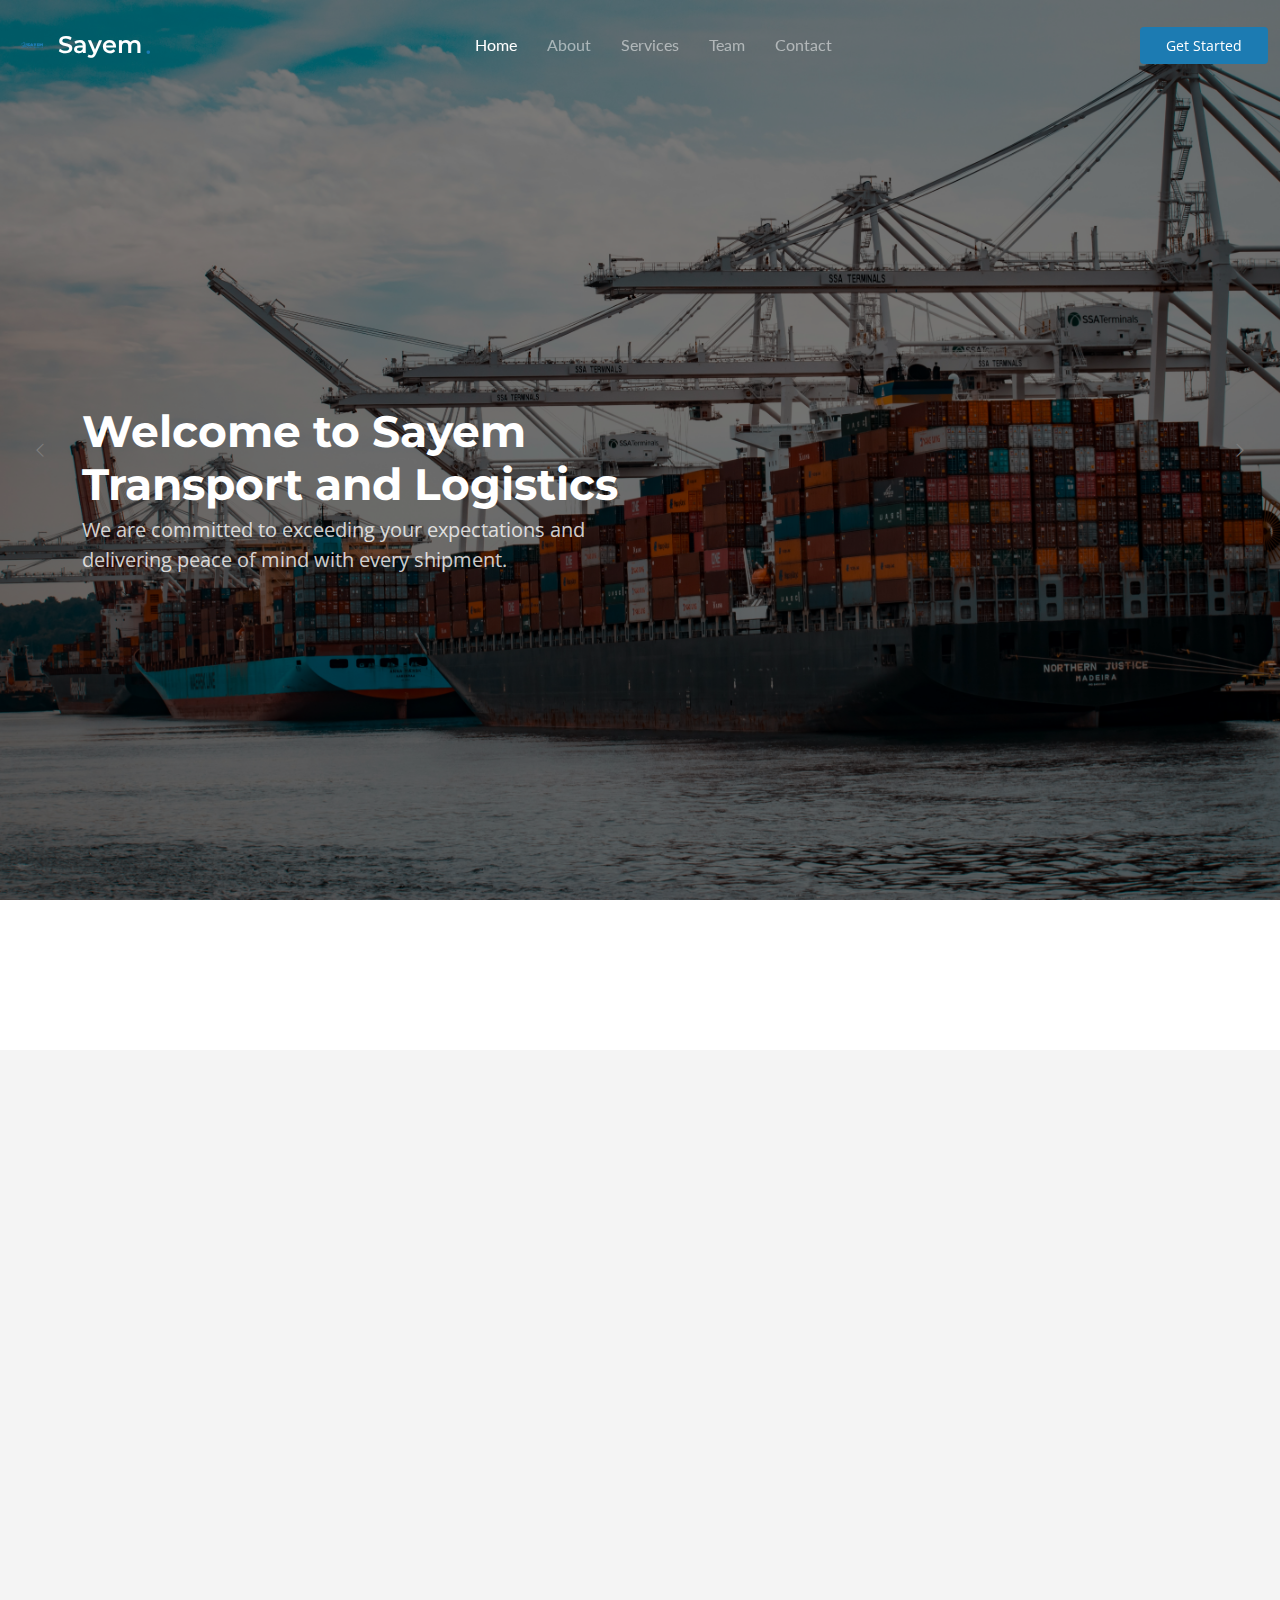
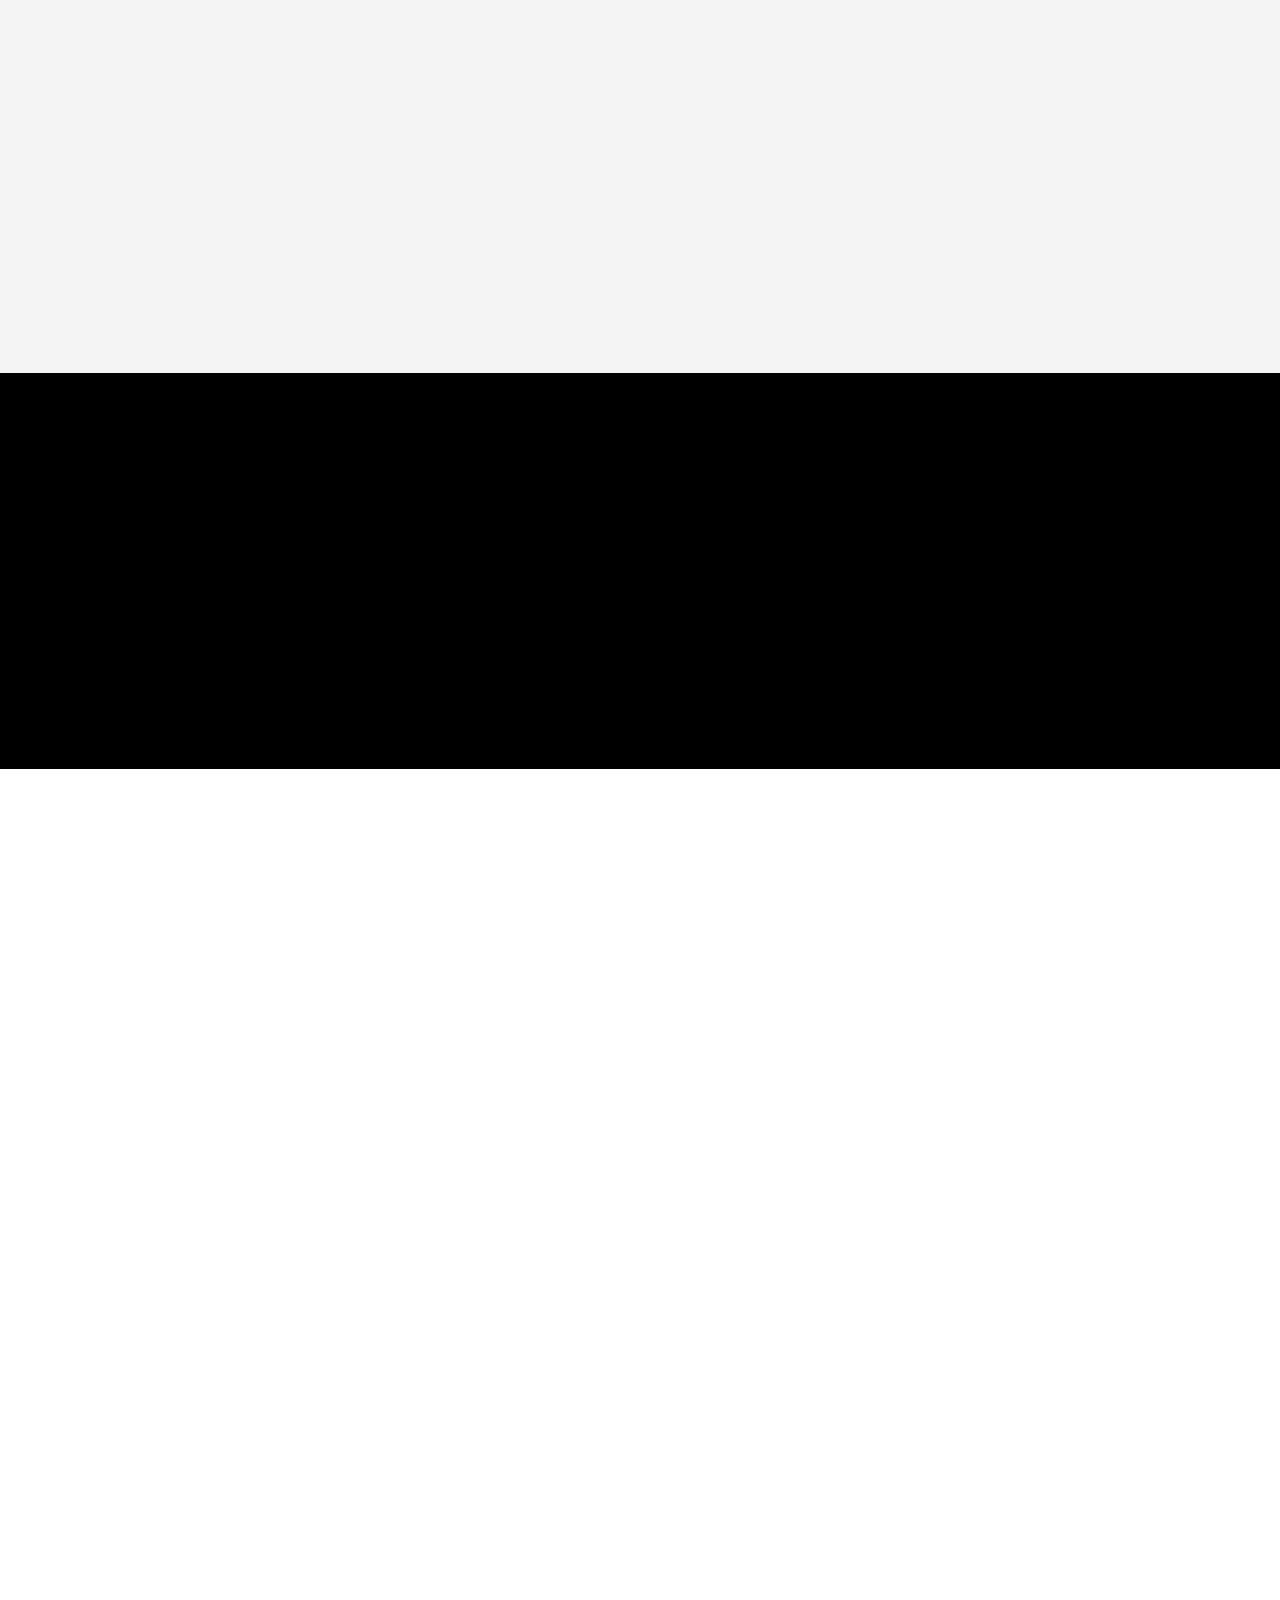
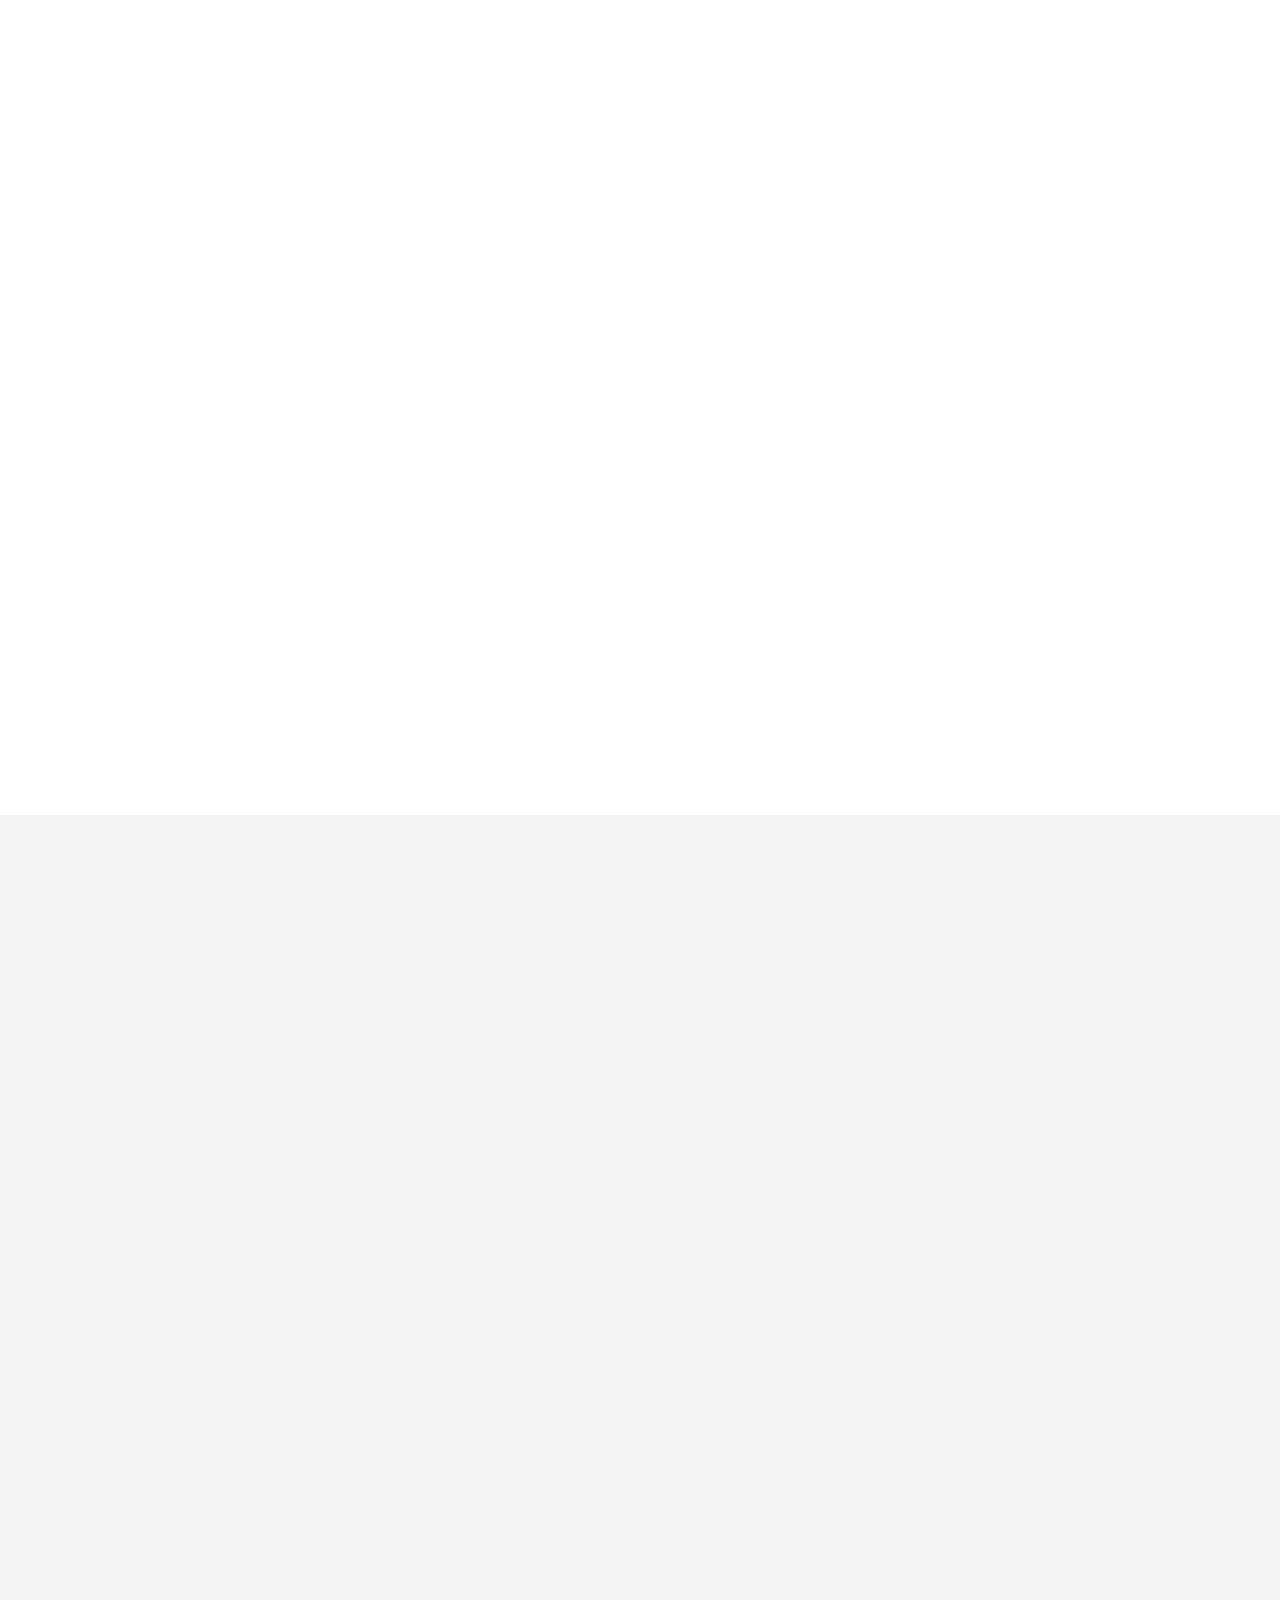
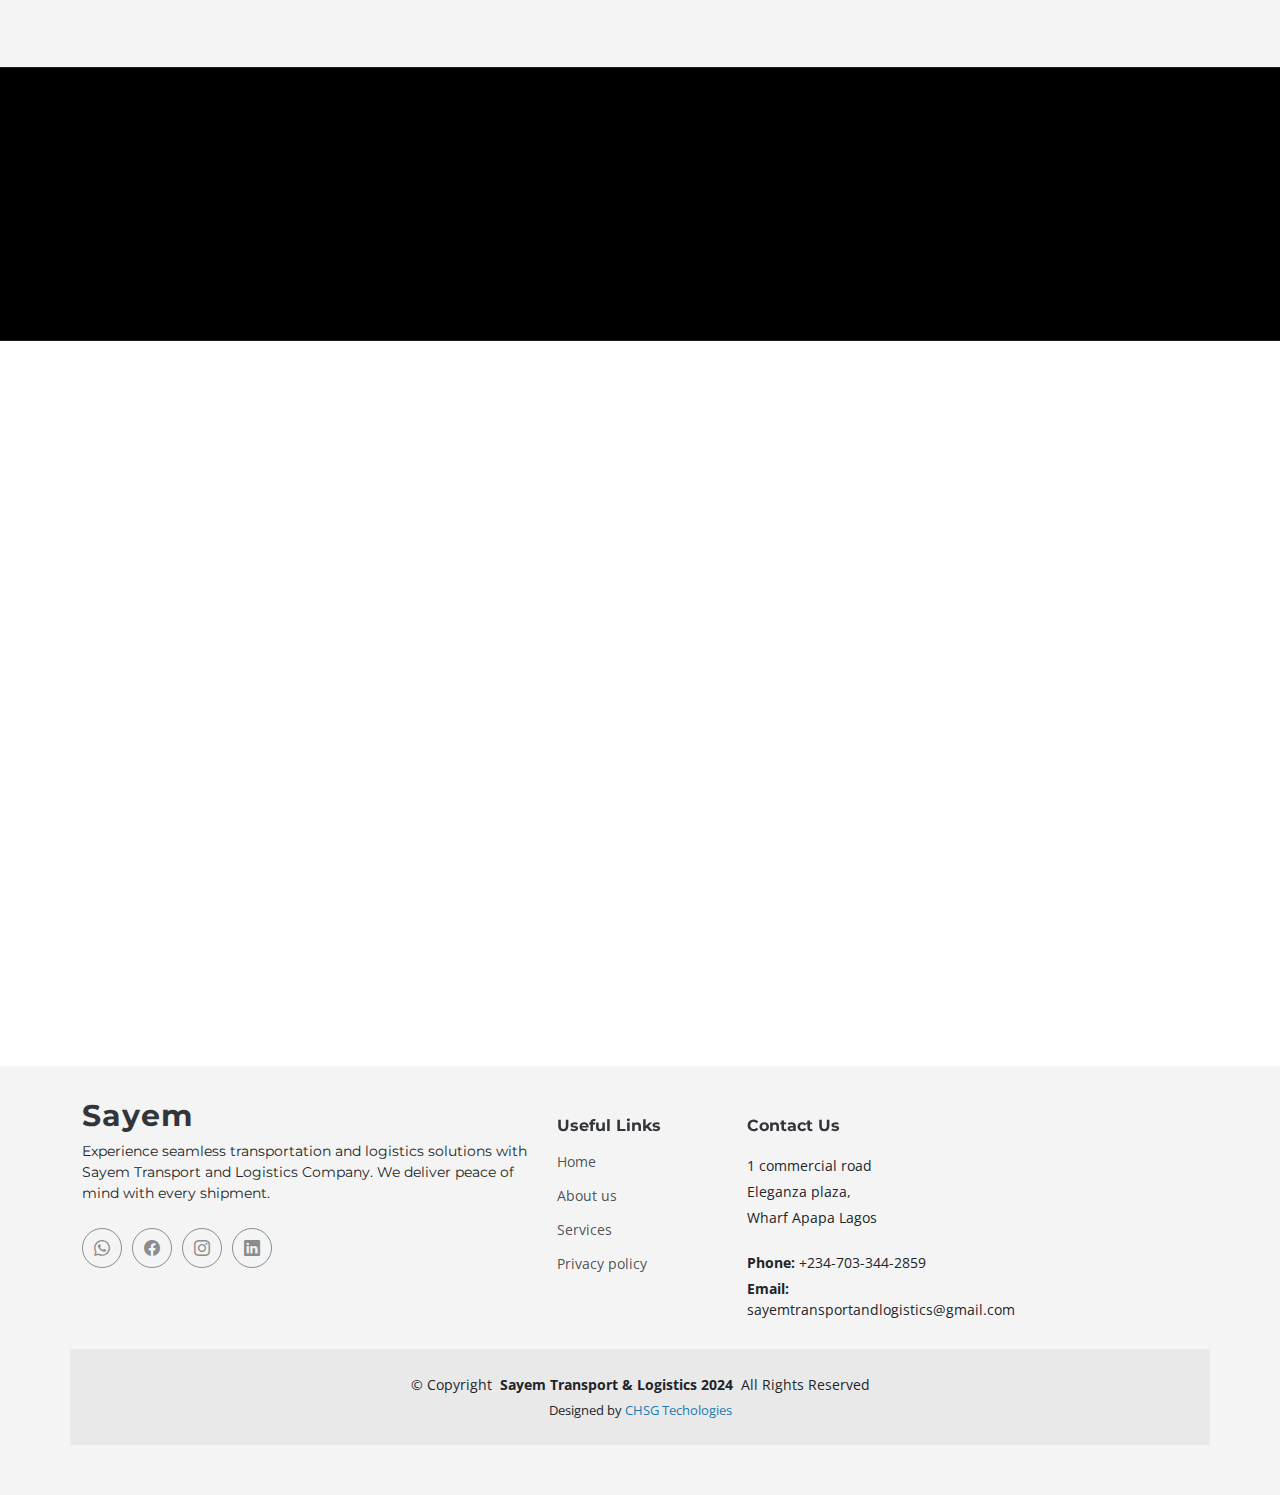
<file: index.html>
<!DOCTYPE html>
<html lang="en">
  <head>
    <meta charset="utf-8" />
    <meta content="width=device-width, initial-scale=1.0" name="viewport" />

    <title>
      Sayem Transport and Logistics Company | Seamless Transportation Solutions
    </title>
    <meta content="" name="description" />
    <meta content="" name="keywords" />

    <!-- Favicons -->
    <link href="assets/img/favicon.png" rel="icon" />

    <!-- Fonts -->
    <link href="https://fonts.googleapis.com" rel="preconnect" />
    <link href="https://fonts.gstatic.com" rel="preconnect" crossorigin />
    <link
      href="https://fonts.googleapis.com/css2?family=Open+Sans:ital,wght@0,300;0,400;0,500;0,600;0,700;0,800;1,300;1,400;1,500;1,600;1,700;1,800&family=Montserrat:ital,wght@0,100;0,200;0,300;0,400;0,500;0,600;0,700;0,800;0,900;1,100;1,200;1,300;1,400;1,500;1,600;1,700;1,800;1,900&family=Lato:ital,wght@0,100;0,300;0,400;0,700;0,900;1,100;1,300;1,400;1,700;1,900&display=swap"
      rel="stylesheet"
    />

    <!-- Vendor CSS Files -->
    <link
      href="assets/vendor/bootstrap/css/bootstrap.min.css"
      rel="stylesheet"
    />
    <link
      href="assets/vendor/bootstrap-icons/bootstrap-icons.css"
      rel="stylesheet"
    />
    <link
      href="assets/vendor/glightbox/css/glightbox.min.css"
      rel="stylesheet"
    />
    <link href="assets/vendor/swiper/swiper-bundle.min.css" rel="stylesheet" />
    <link href="assets/vendor/aos/aos.css" rel="stylesheet" />

    <!-- Main CSS File -->
    <link href="assets/css/main.css" rel="stylesheet" />
  </head>

  <body class="index-page" data-bs-spy="scroll" data-bs-target="#navmenu">
    <!-- ======= Header ======= -->
    <header id="header" class="header fixed-top d-flex align-items-center">
      <div
        class="container-fluid d-flex align-items-center justify-content-between"
      >
        <a
          href="index.html"
          class="logo d-flex align-items-center me-auto me-xl-0"
        >
          <img src="assets/img/favicon.png" alt="" />
          <h1>Sayem</h1>
          <span>.</span>
        </a>

        <!-- Nav Menu -->
        <nav id="navmenu" class="navmenu">
          <ul>
            <li><a href="index.html#hero" class="active">Home</a></li>
            <li><a href="index.html#about">About</a></li>
            <li><a href="index.html#services">Services</a></li>
            <!-- <li><a href="index.html#portfolio">Portfolio</a></li> -->
            <li><a href="index.html#team">Team</a></li>
            <li><a href="index.html#contact">Contact</a></li>
          </ul>

          <i class="mobile-nav-toggle d-xl-none bi bi-list"></i>
        </nav>
        <!-- End Nav Menu -->

        <a class="btn-getstarted" href="index.html#about">Get Started</a>
      </div>
    </header>
    <!-- End Header -->

    <main id="main">
      <!-- Hero Section - Home Page -->
      <section id="hero" class="hero">
        <img src="assets/img/hero-bg-1.jpg" alt="" id="hero-bg" data-aos="fade-in" />
        <button id="prevBtn" class="btn btn-outline-light"><span class="bi bi-chevron-left"></span></button>
        <button id="nextBtn" class="btn btn-outline-light"><span class="bi bi-chevron-right"></span></button>
        <div class="container">
          <div class="row">
            <div class="col-lg-6">
              <h2 data-aos="fade-up" data-aos-delay="100">
                Welcome to Sayem Transport and Logistics
              </h2>
              <p data-aos="fade-up" data-aos-delay="200">
                We are committed to exceeding your expectations and delivering
                peace of mind with every shipment.
              </p>
            </div>
          </div>
        </div>
      </section>
      

        <script>
          document.addEventListener("DOMContentLoaded", function() {
          const image = document.getElementById("hero-bg");
          const prevBtn = document.getElementById("prevBtn");
          const nextBtn = document.getElementById("nextBtn");
          let count = 1;

          // Function to update image source
          function updateImage() {
            image.style.opacity = 0; // Fade out
            setTimeout(function() {
              count = count < 6 ? count + 1 : 1;
              image.src = `assets/img/hero-bg-${count}.jpg`;
              image.style.opacity = 1; // Fade in
            }, 500); // Wait for fade out before changing image
          }

          // Event listeners for previous and next buttons
          prevBtn.addEventListener("click", function() {
            count = count > 1 ? count - 1 : 6;
            updateImage();
          });

          nextBtn.addEventListener("click", function() {
            count = count < 6 ? count + 1 : 1;
            updateImage();
          });

          // Automatic image change every 4 seconds
          setInterval(updateImage, 4000);
        });

          </script>
      <!-- End Hero Section -->

      <!-- Clients Section - Home Page -->
      <section id="clients" class="clients">
        <div class="container-fluid" data-aos="fade-up">
          <div class="row gy-4">
            <div class="col-xl-2 col-md-3 col-6 client-logo">
              <img
                src="assets/img/clients/nis-logo.png"
                class="img-fluid"
                alt=""
              />
            </div>
            <!-- End Client Item -->

            <div class="col-xl-2 col-md-3 col-6 client-logo">
              <img
                src="assets/img/clients/Glovo_logo.png"
                class="img-fluid"
                alt=""
              />
            </div>
            <!-- End Client Item -->

            <div class="col-xl-2 col-md-3 col-6 client-logo">
              <img
                src="assets/img/clients/Bolt-logo_green_rgb.png"
                class="img-fluid"
                alt=""
              />
            </div>
            <!-- End Client Item -->

            <!-- <div class="col-xl-2 col-md-3 col-6 client-logo">
              <img
                src="assets/img/clients/client-4.png"
                class="img-fluid"
                alt=""
              />
            </div> -->
            <!-- End Client Item -->

            <!-- <div class="col-xl-2 col-md-3 col-6 client-logo">
              <img
                src="assets/img/clients/client-5.png"
                class="img-fluid"
                alt=""
              />
            </div> -->
            <!-- End Client Item -->

            <!-- <div class="col-xl-2 col-md-3 col-6 client-logo">
              <img
                src="assets/img/clients/client-6.png"
                class="img-fluid"
                alt=""
              />
            </div> -->
            <!-- End Client Item -->
          </div>
        </div>
      </section>
      <!-- End Clients Section -->

      <!-- About Section - Home Page -->
      <section id="about" class="about">
        <div class="container" data-aos="fade-up" data-aos-delay="100">
          <div class="row align-items-xl-center gy-5">
            <div class="col-xl-5 content">
              <h3>About Us</h3>
              <h2>Quick Transport and Logistics Solutions</h2>
              <p>
                At Sayem Transport and Logistics, we pride ourselves on our
                dedication to efficiency, reliability, and outstanding customer
                service. With a team of industry veterans and cutting-edge
                technology, we ensure seamless transportation and logistics
                solutions tailored to your needs.
              </p>
              <a href="#services" class="read-more"
                ><span>Read More</span><i class="bi bi-arrow-right"></i
              ></a>
            </div>

            <div class="col-xl-7">
              <div class="row gy-4 icon-boxes">
                <div class="col-md-6" data-aos="fade-up" data-aos-delay="200">
                  <div class="icon-box">
                    <i class="bi bi-globe"></i>
                    <h3>Global Logistics Network</h3>
                    <p>
                      With our extensive global coverage, we connect businesses
                      across continents, ensuring seamless logistics solutions
                      worldwide.
                    </p>
                  </div>
                </div>
                <!-- End Icon Box -->

                <div class="col-md-6" data-aos="fade-up" data-aos-delay="300">
                  <div class="icon-box">
                    <i class="bi bi-truck"></i>
                    <h3>Timely Deliveries</h3>
                    <p>
                      We pride ourselves on delivering your goods on time, every
                      time. Our efficient logistics processes guarantee prompt
                      and reliable deliveries.
                    </p>
                  </div>
                </div>
                <!-- End Icon Box -->

                <div class="col-md-6" data-aos="fade-up" data-aos-delay="400">
                  <div class="icon-box">
                    <i class="bi bi-command"></i>
                    <h3>Custom Solutions</h3>
                    <p>
                      Tailored to your needs, our logistics solutions offer
                      flexibility and efficiency. We handle every aspect,
                      ensuring smooth operations and satisfaction.
                    </p>
                  </div>
                </div>
                <!-- End Icon Box -->

                <div class="col-md-6" data-aos="fade-up" data-aos-delay="500">
                  <div class="icon-box">
                    <i class="bi bi-graph-up-arrow"></i>
                    <h3>Optimized Performance</h3>
                    <p>
                      Our team of experts ensures optimized performance at every
                      stage of the logistics process. From planning to
                      execution, we deliver excellence.
                    </p>
                  </div>
                </div>
                <!-- End Icon Box -->
              </div>
            </div>
          </div>
        </div>
      </section>
      <!-- End About Section -->

      <!-- Stats Section - Home Page -->
      <section id="stats" class="stats">
        <img src="assets/img/stats-bg.jpg" alt="" data-aos="fade-in" />

        <div
          class="container position-relative"
          data-aos="fade-up"
          data-aos-delay="100"
        >
          <div class="row gy-4">
            <div class="col-lg-3 col-md-6">
              <div class="stats-item text-center w-100 h-100">
                <span
                  data-purecounter-start="0"
                  data-purecounter-end="232"
                  data-purecounter-duration="1"
                  class="purecounter"
                ></span>
                <p>Clients</p>
              </div>
            </div>
            <!-- End Stats Item -->

            <div class="col-lg-3 col-md-6">
              <div class="stats-item text-center w-100 h-100">
                <span
                  data-purecounter-start="0"
                  data-purecounter-end="521"
                  data-purecounter-duration="1"
                  class="purecounter"
                ></span>
                <p>Projects</p>
              </div>
            </div>
            <!-- End Stats Item -->

            <div class="col-lg-3 col-md-6">
              <div class="stats-item text-center w-100 h-100">
                <span
                  data-purecounter-start="0"
                  data-purecounter-end="1453"
                  data-purecounter-duration="1"
                  class="purecounter"
                ></span>
                <p>Hours Of Support</p>
              </div>
            </div>
            <!-- End Stats Item -->

            <div class="col-lg-3 col-md-6">
              <div class="stats-item text-center w-100 h-100">
                <span
                  data-purecounter-start="0"
                  data-purecounter-end="32"
                  data-purecounter-duration="1"
                  class="purecounter"
                ></span>
                <p>Workers</p>
              </div>
            </div>
            <!-- End Stats Item -->
          </div>
        </div>
      </section>
      <!-- End Stats Section -->

      <!-- Services Section - Home Page -->
      <section id="services" class="services">
        <!--  Section Title -->
        <div class="container section-title" data-aos="fade-up">
          <h2>Services</h2>
          <p>
            Discover our detailed product offerings, including transportation
            services for goods across the country and globally,
          </p>
        </div>
        <!-- End Section Title -->

        <div class="container">
          <div class="row gy-4">
            <div class="col-lg-6" data-aos="fade-up" data-aos-delay="100">
              <div class="service-item d-flex">
                <div class="icon flex-shrink-0">
                  <i class="bi bi-shield-check"></i>
                </div>
                <div>
                  <h4 class="title">
                    <a href="#" class="stretched-link"
                      >Product certificate (SONCAP)</a
                    >
                  </h4>
                  <p class="description">
                    Our Product Certification service, compliant with SONCAP
                    standards, ensures that your products meet regulatory
                    requirements for quality and safety. We handle the
                    certification process efficiently, allowing you to focus on
                    your business operations with peace of mind.
                  </p>
                </div>
              </div>
            </div>
            <!-- End Service Item -->

            <div class="col-lg-6" data-aos="fade-up" data-aos-delay="200">
              <div class="service-item d-flex">
                <div class="icon flex-shrink-0">
                  <i class="bi bi-file-earmark-text"></i>
                </div>
                <div>
                  <h4 class="title">
                    <a href="#" class="stretched-link">Form M</a>
                  </h4>
                  <p class="description">
                    Our Form M service streamlines the process of importing
                    goods by handling the necessary documentation and compliance
                    procedures. With our expertise, you can navigate through the
                    complexities of international trade smoothly, ensuring your
                    imports meet regulatory requirements.
                  </p>
                </div>
              </div>
            </div>
            <!-- End Service Item -->

            <div class="col-lg-6" data-aos="fade-up" data-aos-delay="300">
              <div class="service-item d-flex">
                <div class="icon flex-shrink-0">
                  <i class="bi bi-graph-up"></i>
                </div>
                <div>
                  <h4 class="title">
                    <a href="#" class="stretched-link">Paar</a>
                  </h4>
                  <p class="description">
                    Our Pre-Arrival Assessment Report (PAAR) service ensures
                    smooth customs clearance processes by providing accurate
                    assessments of duties and taxes before the arrival of goods.
                    With our expertise, you can streamline your import
                    operations and minimize delays, facilitating faster entry of
                    goods into the country.
                  </p>
                </div>
              </div>
            </div>
            <!-- End Service Item -->

            <div class="col-lg-6" data-aos="fade-up" data-aos-delay="400">
              <div class="service-item d-flex">
                <div class="icon flex-shrink-0">
                  <i class="bi bi-airplane"></i>
                </div>
                <div>
                  <h4 class="title">
                    <a href="#" class="stretched-link"
                      >Airfreight - Import & Export</a
                    >
                  </h4>
                  <p class="description">
                    Our Airfreight service facilitates the swift and reliable
                    transportation of goods both into and out of the country via
                    air. Whether it's imports or exports, we ensure efficient
                    handling and timely delivery, helping you meet your business
                    objectives with ease.
                  </p>
                </div>
              </div>
            </div>
            <!-- End Service Item -->

            <div class="col-lg-6" data-aos="fade-up" data-aos-delay="500">
              <div class="service-item d-flex">
                <div class="icon flex-shrink-0">
                  <i class="bi bi-water"></i>
                </div>
                <div>
                  <h4 class="title">
                    <a href="#" class="stretched-link"
                      >Ocean Freight - Import & Export</a
                    >
                  </h4>
                  <p class="description">
                    Our Ocean Freight service ensures efficient and
                    cost-effective transportation of goods via sea routes, both
                    for imports and exports. With our global network and
                    expertise, we handle your cargo with care, providing
                    reliable delivery and peace of mind.
                  </p>
                </div>
              </div>
            </div>
            <!-- End Service Item -->

            <div class="col-lg-6" data-aos="fade-up" data-aos-delay="600">
              <div class="service-item d-flex">
                <div class="icon flex-shrink-0">
                  <i class="bi bi-person-check"></i>
                </div>
                <div>
                  <h4 class="title">
                    <a href="#" class="stretched-link">Customs Broker</a>
                  </h4>
                  <p class="description">
                    Our Customs Broker service ensures smooth customs clearance
                    processes by providing expert assistance in navigating
                    regulatory requirements and paperwork. We handle the
                    complexities of customs procedures efficiently, allowing you
                    to focus on your core business activities.
                  </p>
                </div>
              </div>
            </div>
            <!-- End Service Item -->

            <div class="col-lg-6" data-aos="fade-up" data-aos-delay="600">
              <div class="service-item d-flex">
                <div class="icon flex-shrink-0">
                  <i class="bi bi-truck"></i>
                </div>
                <div>
                  <h4 class="title">
                    <a href="#" class="stretched-link"
                      >Clearing and forwarding (Customs/Shipping clearance)</a
                    >
                  </h4>
                  <p class="description">
                    Our Clearing and Forwarding service ensures efficient
                    customs and shipping clearance processes for your imports
                    and exports. We handle all documentation and procedures with
                    expertise, ensuring smooth and timely delivery of your
                    goods.
                  </p>
                </div>
              </div>
            </div>
            <!-- End Service Item -->

            <div class="col-lg-6" data-aos="fade-up" data-aos-delay="600">
              <div class="service-item d-flex">
                <div class="icon flex-shrink-0">
                  <i class="bi bi-house"></i>
                </div>
                <div>
                  <h4 class="title">
                    <a href="#" class="stretched-link"
                      >Warehousing & Logistics</a
                    >
                  </h4>
                  <p class="description">
                    Our Warehousing & Logistics service offers secure and
                    efficient storage solutions for your goods, along with
                    streamlined logistics management. With our state-of-the-art
                    facilities and advanced inventory systems, we ensure
                    seamless operations to meet your business needs.
                  </p>
                </div>
              </div>
            </div>
            <!-- End Service Item -->

            <div class="col-lg-6" data-aos="fade-up" data-aos-delay="600">
              <div class="service-item d-flex">
                <div class="icon flex-shrink-0">
                  <i class="bi bi-truck"></i>
                </div>
                <div>
                  <h4 class="title">
                    <a href="#" class="stretched-link"
                      >Haulage & General merchandise</a
                    >
                  </h4>
                  <p class="description">
                    Our Haulage & General Merchandise service provides reliable
                    transportation solutions for various goods across the
                    country. With our fleet of vehicles and experienced drivers,
                    we ensure safe and timely delivery to your desired
                    destinations.
                  </p>
                </div>
              </div>
            </div>
            <!-- End Service Item -->

            <div class="col-lg-6" data-aos="fade-up" data-aos-delay="600">
              <div class="service-item d-flex">
                <div class="icon flex-shrink-0">
                  <i class="bi bi-tools"></i>
                </div>
                <div>
                  <h4 class="title">
                    <a href="#" class="stretched-link">Projects</a>
                  </h4>
                  <p class="description">
                    Our Projects service provides comprehensive solutions for
                    managing and executing various projects, from inception to
                    completion. With our team of experts and industry knowledge,
                    we ensure successful project outcomes that meet your
                    objectives and deadlines.
                  </p>
                </div>
              </div>
            </div>
            <!-- End Service Item -->

            <div class="col-lg-6" data-aos="fade-up" data-aos-delay="600">
              <div class="service-item d-flex">
                <div class="icon flex-shrink-0">
                  <i class="bi bi-people"></i>
                </div>
                <div>
                  <h4 class="title">
                    <a href="#" class="stretched-link">Consultancy</a>
                  </h4>
                  <p class="description">
                    Our Consultancy service offers expert advice and guidance
                    across various business domains, helping you make informed
                    decisions and achieve your strategic objectives. With our
                    personalized approach, we tailor solutions to meet your
                    specific needs and challenges.
                  </p>
                </div>
              </div>
            </div>
            <!-- End Service Item -->
          </div>
        </div>
      </section>
      <!-- End Services Section -->

      <!-- Portfolio Section - Home Page -->
      <!-- <section id="portfolio" class="portfolio">
         Section Title
        <div class="container section-title" data-aos="fade-up">
          <h2>Portfolio</h2>
          <p>
            Necessitatibus eius consequatur ex aliquid fuga eum quidem sint
            consectetur velit
          </p>
        </div>
        End Section Title

        <div class="container">
          <div
            class="isotope-layout"
            data-default-filter="*"
            data-layout="masonry"
            data-sort="original-order"
          >
            <ul
              class="portfolio-filters isotope-filters"
              data-aos="fade-up"
              data-aos-delay="100"
            >
              <li data-filter="*" class="filter-active">All</li>
              <li data-filter=".filter-app">App</li>
              <li data-filter=".filter-product">Card</li>
              <li data-filter=".filter-branding">Web</li>
            </ul>
            End Portfolio Filters

            <div
              class="row gy-4 isotope-container"
              data-aos="fade-up"
              data-aos-delay="200"
            >
              <div
                class="col-lg-4 col-md-6 portfolio-item isotope-item filter-app"
              >
                <img
                  src="assets/img/masonry-portfolio/masonry-portfolio-1.jpg"
                  class="img-fluid"
                  alt=""
                />
                <div class="portfolio-info">
                  <h4>App 1</h4>
                  <p>Lorem ipsum, dolor sit</p>
                  <a
                    href="assets/img/masonry-portfolio/masonry-portfolio-1.jpg"
                    title="App 1"
                    data-gallery="portfolio-gallery-app"
                    class="glightbox preview-link"
                    ><i class="bi bi-zoom-in"></i
                  ></a>
                  <a
                    href="portfolio-details.html"
                    title="More Details"
                    class="details-link"
                    ><i class="bi bi-link-45deg"></i
                  ></a>
                </div>
              </div>
              End Portfolio Item

              <div
                class="col-lg-4 col-md-6 portfolio-item isotope-item filter-product"
              >
                <img
                  src="assets/img/masonry-portfolio/masonry-portfolio-2.jpg"
                  class="img-fluid"
                  alt=""
                />
                <div class="portfolio-info">
                  <h4>Product 1</h4>
                  <p>Lorem ipsum, dolor sit</p>
                  <a
                    href="assets/img/masonry-portfolio/masonry-portfolio-2.jpg"
                    title="Product 1"
                    data-gallery="portfolio-gallery-product"
                    class="glightbox preview-link"
                    ><i class="bi bi-zoom-in"></i
                  ></a>
                  <a
                    href="portfolio-details.html"
                    title="More Details"
                    class="details-link"
                    ><i class="bi bi-link-45deg"></i
                  ></a>
                </div>
              </div>
              End Portfolio Item

              <div
                class="col-lg-4 col-md-6 portfolio-item isotope-item filter-branding"
              >
                <img
                  src="assets/img/masonry-portfolio/masonry-portfolio-3.jpg"
                  class="img-fluid"
                  alt=""
                />
                <div class="portfolio-info">
                  <h4>Branding 1</h4>
                  <p>Lorem ipsum, dolor sit</p>
                  <a
                    href="assets/img/masonry-portfolio/masonry-portfolio-3.jpg"
                    title="Branding 1"
                    data-gallery="portfolio-gallery-branding"
                    class="glightbox preview-link"
                    ><i class="bi bi-zoom-in"></i
                  ></a>
                  <a
                    href="portfolio-details.html"
                    title="More Details"
                    class="details-link"
                    ><i class="bi bi-link-45deg"></i
                  ></a>
                </div>
              </div>
              End Portfolio Item

              <div
                class="col-lg-4 col-md-6 portfolio-item isotope-item filter-app"
              >
                <img
                  src="assets/img/masonry-portfolio/masonry-portfolio-4.jpg"
                  class="img-fluid"
                  alt=""
                />
                <div class="portfolio-info">
                  <h4>App 2</h4>
                  <p>Lorem ipsum, dolor sit</p>
                  <a
                    href="assets/img/masonry-portfolio/masonry-portfolio-4.jpg"
                    title="App 2"
                    data-gallery="portfolio-gallery-app"
                    class="glightbox preview-link"
                    ><i class="bi bi-zoom-in"></i
                  ></a>
                  <a
                    href="portfolio-details.html"
                    title="More Details"
                    class="details-link"
                    ><i class="bi bi-link-45deg"></i
                  ></a>
                </div>
              </div>
              End Portfolio Item

              <div
                class="col-lg-4 col-md-6 portfolio-item isotope-item filter-product"
              >
                <img
                  src="assets/img/masonry-portfolio/masonry-portfolio-5.jpg"
                  class="img-fluid"
                  alt=""
                />
                <div class="portfolio-info">
                  <h4>Product 2</h4>
                  <p>Lorem ipsum, dolor sit</p>
                  <a
                    href="assets/img/masonry-portfolio/masonry-portfolio-5.jpg"
                    title="Product 2"
                    data-gallery="portfolio-gallery-product"
                    class="glightbox preview-link"
                    ><i class="bi bi-zoom-in"></i
                  ></a>
                  <a
                    href="portfolio-details.html"
                    title="More Details"
                    class="details-link"
                    ><i class="bi bi-link-45deg"></i
                  ></a>
                </div>
              </div>
              End Portfolio Item

              <div
                class="col-lg-4 col-md-6 portfolio-item isotope-item filter-branding"
              >
                <img
                  src="assets/img/masonry-portfolio/masonry-portfolio-6.jpg"
                  class="img-fluid"
                  alt=""
                />
                <div class="portfolio-info">
                  <h4>Branding 2</h4>
                  <p>Lorem ipsum, dolor sit</p>
                  <a
                    href="assets/img/masonry-portfolio/masonry-portfolio-6.jpg"
                    title="Branding 2"
                    data-gallery="portfolio-gallery-branding"
                    class="glightbox preview-link"
                    ><i class="bi bi-zoom-in"></i
                  ></a>
                  <a
                    href="portfolio-details.html"
                    title="More Details"
                    class="details-link"
                    ><i class="bi bi-link-45deg"></i
                  ></a>
                </div>
              </div>
              End Portfolio Item

              <div
                class="col-lg-4 col-md-6 portfolio-item isotope-item filter-app"
              >
                <img
                  src="assets/img/masonry-portfolio/masonry-portfolio-7.jpg"
                  class="img-fluid"
                  alt=""
                />
                <div class="portfolio-info">
                  <h4>App 3</h4>
                  <p>Lorem ipsum, dolor sit</p>
                  <a
                    href="assets/img/masonry-portfolio/masonry-portfolio-7.jpg"
                    title="App 3"
                    data-gallery="portfolio-gallery-app"
                    class="glightbox preview-link"
                    ><i class="bi bi-zoom-in"></i
                  ></a>
                  <a
                    href="portfolio-details.html"
                    title="More Details"
                    class="details-link"
                    ><i class="bi bi-link-45deg"></i
                  ></a>
                </div>
              </div>
              End Portfolio Item

              <div
                class="col-lg-4 col-md-6 portfolio-item isotope-item filter-product"
              >
                <img
                  src="assets/img/masonry-portfolio/masonry-portfolio-8.jpg"
                  class="img-fluid"
                  alt=""
                />
                <div class="portfolio-info">
                  <h4>Product 3</h4>
                  <p>Lorem ipsum, dolor sit</p>
                  <a
                    href="assets/img/masonry-portfolio/masonry-portfolio-8.jpg"
                    title="Product 3"
                    data-gallery="portfolio-gallery-product"
                    class="glightbox preview-link"
                    ><i class="bi bi-zoom-in"></i
                  ></a>
                  <a
                    href="portfolio-details.html"
                    title="More Details"
                    class="details-link"
                    ><i class="bi bi-link-45deg"></i
                  ></a>
                </div>
              </div>
              End Portfolio Item

              <div
                class="col-lg-4 col-md-6 portfolio-item isotope-item filter-branding"
              >
                <img
                  src="assets/img/masonry-portfolio/masonry-portfolio-9.jpg"
                  class="img-fluid"
                  alt=""
                />
                <div class="portfolio-info">
                  <h4>Branding 3</h4>
                  <p>Lorem ipsum, dolor sit</p>
                  <a
                    href="assets/img/masonry-portfolio/masonry-portfolio-9.jpg"
                    title="Branding 2"
                    data-gallery="portfolio-gallery-branding"
                    class="glightbox preview-link"
                    ><i class="bi bi-zoom-in"></i
                  ></a>
                  <a
                    href="portfolio-details.html"
                    title="More Details"
                    class="details-link"
                    ><i class="bi bi-link-45deg"></i
                  ></a>
                </div>
              </div>
              End Portfolio Item
            </div>
            End Portfolio Container
          </div>
        </div>
      </section> -->
      <!-- End Portfolio Section -->

      <!-- Pricing Section - Home Page -->
      <!-- <section id="pricing" class="pricing">
         Section Title
        <div class="container section-title" data-aos="fade-up">
          <h2>Pricing</h2>
          <p>
            Necessitatibus eius consequatur ex aliquid fuga eum quidem sint
            consectetur velit
          </p>
        </div>
        End Section Title

        <div class="container" data-aos="zoom-in" data-aos-delay="100">
          <div class="row g-4">
            <div class="col-lg-4">
              <div class="pricing-item">
                <h3>Free Plan</h3>
                <div class="icon">
                  <i class="bi bi-box"></i>
                </div>
                <h4><sup>$</sup>0<span> / month</span></h4>
                <ul>
                  <li>
                    <i class="bi bi-check"></i>
                    <span>Quam adipiscing vitae proin</span>
                  </li>
                  <li>
                    <i class="bi bi-check"></i>
                    <span>Nec feugiat nisl pretium</span>
                  </li>
                  <li>
                    <i class="bi bi-check"></i>
                    <span>Nulla at volutpat diam uteera</span>
                  </li>
                  <li class="na">
                    <i class="bi bi-x"></i>
                    <span>Pharetra massa massa ultricies</span>
                  </li>
                  <li class="na">
                    <i class="bi bi-x"></i>
                    <span>Massa ultricies mi quis hendrerit</span>
                  </li>
                </ul>
                <div class="text-center">
                  <a href="#" class="buy-btn">Buy Now</a>
                </div>
              </div>
            </div>
            End Pricing Item

            <div class="col-lg-4">
              <div class="pricing-item featured">
                <h3>Business Plan</h3>
                <div class="icon">
                  <i class="bi bi-rocket"></i>
                </div>

                <h4><sup>$</sup>29<span> / month</span></h4>
                <ul>
                  <li>
                    <i class="bi bi-check"></i>
                    <span>Quam adipiscing vitae proin</span>
                  </li>
                  <li>
                    <i class="bi bi-check"></i>
                    <span>Nec feugiat nisl pretium</span>
                  </li>
                  <li>
                    <i class="bi bi-check"></i>
                    <span>Nulla at volutpat diam uteera</span>
                  </li>
                  <li>
                    <i class="bi bi-check"></i>
                    <span>Pharetra massa massa ultricies</span>
                  </li>
                  <li>
                    <i class="bi bi-check"></i>
                    <span>Massa ultricies mi quis hendrerit</span>
                  </li>
                </ul>
                <div class="text-center">
                  <a href="#" class="buy-btn">Buy Now</a>
                </div>
              </div>
            </div>
            End Pricing Item

            <div class="col-lg-4">
              <div class="pricing-item">
                <h3>Developer Plan</h3>
                <div class="icon">
                  <i class="bi bi-send"></i>
                </div>
                <h4><sup>$</sup>49<span> / month</span></h4>
                <ul>
                  <li>
                    <i class="bi bi-check"></i>
                    <span>Quam adipiscing vitae proin</span>
                  </li>
                  <li>
                    <i class="bi bi-check"></i>
                    <span>Nec feugiat nisl pretium</span>
                  </li>
                  <li>
                    <i class="bi bi-check"></i>
                    <span>Nulla at volutpat diam uteera</span>
                  </li>
                  <li>
                    <i class="bi bi-check"></i>
                    <span>Pharetra massa massa ultricies</span>
                  </li>
                  <li>
                    <i class="bi bi-check"></i>
                    <span>Massa ultricies mi quis hendrerit</span>
                  </li>
                </ul>
                <div class="text-center">
                  <a href="#" class="buy-btn">Buy Now</a>
                </div>
              </div>
            </div>
            End Pricing Item
          </div>
        </div>
      </section>
      End Pricing Section -->

      <!-- Faq Section - Home Page -->
      <!-- <section id="faq" class="faq">
        <div class="container">
          <div class="row gy-4">
            <div class="col-lg-4" data-aos="fade-up" data-aos-delay="100">
              <div class="content px-xl-5">
                <h3>
                  <span>Frequently Asked </span><strong>Questions</strong>
                </h3>
                <p>
                  Lorem ipsum dolor sit amet, consectetur adipiscing elit, sed
                  do eiusmod tempor incididunt ut labore et dolore magna aliqua.
                  Duis aute irure dolor in reprehenderit
                </p>
              </div>
            </div>

            <div class="col-lg-8" data-aos="fade-up" data-aos-delay="200">
              <div class="faq-container">
                <div class="faq-item faq-active">
                  <h3>
                    <span class="num">1.</span>
                    <span>Non consectetur a erat nam at lectus urna duis?</span>
                  </h3>
                  <div class="faq-content">
                    <p>
                      Feugiat pretium nibh ipsum consequat. Tempus iaculis urna
                      id volutpat lacus laoreet non curabitur gravida. Venenatis
                      lectus magna fringilla urna porttitor rhoncus dolor purus
                      non.
                    </p>
                  </div>
                  <i class="faq-toggle bi bi-chevron-right"></i>
                </div>
                End Faq item

                <div class="faq-item">
                  <h3>
                    <span class="num">2.</span>
                    <span
                      >Feugiat scelerisque varius morbi enim nunc faucibus a
                      pellentesque?</span
                    >
                  </h3>
                  <div class="faq-content">
                    <p>
                      Dolor sit amet consectetur adipiscing elit pellentesque
                      habitant morbi. Id interdum velit laoreet id donec
                      ultrices. Fringilla phasellus faucibus scelerisque
                      eleifend donec pretium. Est pellentesque elit ullamcorper
                      dignissim. Mauris ultrices eros in cursus turpis massa
                      tincidunt dui.
                    </p>
                  </div>
                  <i class="faq-toggle bi bi-chevron-right"></i>
                </div>
                End Faq item

                <div class="faq-item">
                  <h3>
                    <span class="num">3.</span>
                    <span
                      >Dolor sit amet consectetur adipiscing elit
                      pellentesque?</span
                    >
                  </h3>
                  <div class="faq-content">
                    <p>
                      Eleifend mi in nulla posuere sollicitudin aliquam ultrices
                      sagittis orci. Faucibus pulvinar elementum integer enim.
                      Sem nulla pharetra diam sit amet nisl suscipit. Rutrum
                      tellus pellentesque eu tincidunt. Lectus urna duis
                      convallis convallis tellus. Urna molestie at elementum eu
                      facilisis sed odio morbi quis
                    </p>
                  </div>
                  <i class="faq-toggle bi bi-chevron-right"></i>
                </div>
                End Faq item

                <div class="faq-item">
                  <h3>
                    <span class="num">4.</span>
                    <span
                      >Ac odio tempor orci dapibus. Aliquam eleifend mi in
                      nulla?</span
                    >
                  </h3>
                  <div class="faq-content">
                    <p>
                      Dolor sit amet consectetur adipiscing elit pellentesque
                      habitant morbi. Id interdum velit laoreet id donec
                      ultrices. Fringilla phasellus faucibus scelerisque
                      eleifend donec pretium. Est pellentesque elit ullamcorper
                      dignissim. Mauris ultrices eros in cursus turpis massa
                      tincidunt dui.
                    </p>
                  </div>
                  <i class="faq-toggle bi bi-chevron-right"></i>
                </div>
                End Faq item

                <div class="faq-item">
                  <h3>
                    <span class="num">5.</span>
                    <span
                      >Tempus quam pellentesque nec nam aliquam sem et tortor
                      consequat?</span
                    >
                  </h3>
                  <div class="faq-content">
                    <p>
                      Molestie a iaculis at erat pellentesque adipiscing
                      commodo. Dignissim suspendisse in est ante in. Nunc vel
                      risus commodo viverra maecenas accumsan. Sit amet nisl
                      suscipit adipiscing bibendum est. Purus gravida quis
                      blandit turpis cursus in
                    </p>
                  </div>
                  <i class="faq-toggle bi bi-chevron-right"></i>
                </div>
                End Faq item
              </div>
            </div>
          </div>
        </div>
      </section> -->
      <!-- End Faq Section -->

      <!-- Team Section - Home Page -->
      <section id="team" class="team">
        <!--  Section Title -->
        <div class="container section-title" data-aos="fade-up">
          <h2>Team</h2>
          <!-- <p>
            Necessitatibus eius consequatur ex aliquid fuga eum quidem sint
            consectetur velit
          </p> -->
        </div>
        <!-- End Section Title -->

        <div class="container">
          <div class="row gy-5">
            <div
              class="col-lg-4 col-md-6 member"
              data-aos="fade-up"
              data-aos-delay="100"
            >
              <div class="member-img">
                <img src="assets/img/team/ceo.png" class="img-fluid" alt="" />
                <div class="social">
                  <a href="#"><i class="bi bi-twitter"></i></a>
                  <a href="#"><i class="bi bi-facebook"></i></a>
                  <a href="#"><i class="bi bi-instagram"></i></a>
                  <a href="#"><i class="bi bi-linkedin"></i></a>
                </div>
              </div>
              <div class="member-info text-center">
                <h4>Stephen Uche</h4>
                <span>Chief Executive Officer</span>
                <!-- <p>
                  Aliquam iure quaerat voluptatem praesentium possimus unde
                  laudantium vel dolorum distinctio dire flow
                </p> -->
              </div>
            </div>
            <!-- End Team Member -->

            <div
              class="col-lg-4 col-md-6 member"
              data-aos="fade-up"
              data-aos-delay="200"
            >
              <div class="member-img">
                <img src="assets/img/team/gm.png" class="img-fluid" alt="" />
                <div class="social">
                  <a href="#"><i class="bi bi-twitter"></i></a>
                  <a href="#"><i class="bi bi-facebook"></i></a>
                  <a href="#"><i class="bi bi-instagram"></i></a>
                  <a href="#"><i class="bi bi-linkedin"></i></a>
                </div>
              </div>
              <div class="member-info text-center">
                <h4>Daniel Nwagbobwu</h4>
                <span>General Manager</span>
                <!-- <p>
                  Labore ipsam sit consequatur exercitationem rerum laboriosam
                  laudantium aut quod dolores exercitationem ut
                </p> -->
              </div>
            </div>
            <!-- End Team Member -->

            <div
              class="col-lg-4 col-md-6 member"
              data-aos="fade-up"
              data-aos-delay="300"
            >
              <div class="member-img">
                <img src="assets/img/team/som.png" class="img-fluid" alt="" />
                <div class="social">
                  <a href="#"><i class="bi bi-twitter"></i></a>
                  <a href="#"><i class="bi bi-facebook"></i></a>
                  <a href="#"><i class="bi bi-instagram"></i></a>
                  <a href="#"><i class="bi bi-linkedin"></i></a>
                </div>
              </div>
              <div class="member-info text-center">
                <h4>Taiwo James</h4>
                <span>Shipping Operation Manager</span>
                <!-- <p>
                  Illum minima ea autem doloremque ipsum quidem quas aspernatur
                  modi ut praesentium vel tque sed facilis at qui
                </p> -->
              </div>
            </div>
            <!-- End Team Member -->

            <div
              class="col-lg-4 col-md-6 member"
              data-aos="fade-up"
              data-aos-delay="400"
            >
              <div class="member-img">
                <img src="assets/img/team/lm.jpg" class="img-fluid" alt="" />
                <div class="social">
                  <a href="#"><i class="bi bi-twitter"></i></a>
                  <a href="#"><i class="bi bi-facebook"></i></a>
                  <a href="#"><i class="bi bi-instagram"></i></a>
                  <a href="#"><i class="bi bi-linkedin"></i></a>
                </div>
              </div>
              <div class="member-info text-center">
                <h4>Adebisi Adekoya</h4>
                <span>Logistics Manager</span>
                <!-- <p>
                  Magni voluptatem accusamus assumenda cum nisi aut qui dolorem
                  voluptate sed et veniam quasi quam consectetur
                </p> -->
              </div>
            </div>
            <!-- End Team Member -->

            <!-- <div
              class="col-lg-4 col-md-6 member"
              data-aos="fade-up"
              data-aos-delay="500"
            >
              <div class="member-img">
                <img
                  src="assets/img/team/team-5.jpg"
                  class="img-fluid"
                  alt=""
                />
                <div class="social">
                  <a href="#"><i class="bi bi-twitter"></i></a>
                  <a href="#"><i class="bi bi-facebook"></i></a>
                  <a href="#"><i class="bi bi-instagram"></i></a>
                  <a href="#"><i class="bi bi-linkedin"></i></a>
                </div>
              </div>
              <div class="member-info text-center">
                <h4>Brian Doe</h4>
                <span>Marketing</span>
                <p>
                  Qui consequuntur quos accusamus magnam quo est molestiae eius
                  laboriosam sunt doloribus quia impedit laborum velit
                </p>
              </div>
            </div> -->
            <!-- End Team Member -->

            <!-- <div
              class="col-lg-4 col-md-6 member"
              data-aos="fade-up"
              data-aos-delay="600"
            >
              <div class="member-img">
                <img
                  src="assets/img/team/team-6.jpg"
                  class="img-fluid"
                  alt=""
                />
                <div class="social">
                  <a href="#"><i class="bi bi-twitter"></i></a>
                  <a href="#"><i class="bi bi-facebook"></i></a>
                  <a href="#"><i class="bi bi-instagram"></i></a>
                  <a href="#"><i class="bi bi-linkedin"></i></a>
                </div>
              </div>
              <div class="member-info text-center">
                <h4>Josepha Palas</h4>
                <span>Operation</span>
                <p>
                  Sint sint eveniet explicabo amet consequatur nesciunt error
                  enim rerum earum et omnis fugit eligendi cupiditate vel
                </p>
              </div>
            </div> -->
            <!-- End Team Member -->
          </div>
        </div>
      </section>
      <!-- End Team Section -->

      <!-- Call-to-action Section - Home Page -->
      <section id="call-to-action" class="call-to-action">
        <img src="assets/img/cta-bg.jpg" alt="" />

        <div class="container">
          <div
            class="row justify-content-center"
            data-aos="zoom-in"
            data-aos-delay="100"
          >
            <div class="col-xl-10">
              <div class="text-center">
                <h3>Secure Payment Options</h3>
                <!-- <p>
                  Click here to make a payment
                </p> -->
                <a class="cta-btn" href="https://payaza.africa/pay/sayem-transport-and-logistics-services-limited-">Make Payment</a>
              </div>
            </div>
          </div>
        </div>
      </section>
      <!-- End Call-to-action Section -->

      <!-- Testimonials Section - Home Page -->
      <!-- <section id="testimonials" class="testimonials">
        <div class="container">
          <div class="row align-items-center">
            <div class="col-lg-5 info" data-aos="fade-up" data-aos-delay="100">
              <h3>Testimonials</h3>
              <p>
                Ullamco laboris nisi ut aliquip ex ea commodo consequat. Duis
                aute irure dolor in reprehenderit in voluptate velit esse cillum
                dolore eu fugiat nulla pariatur. Excepteur sint occaecat
                cupidatat non proident.
              </p>
            </div>

            <div class="col-lg-7" data-aos="fade-up" data-aos-delay="200">
              <div class="swiper">
                <script type="application/json" class="swiper-config">
                  {
                    "loop": true,
                    "speed": 600,
                    "autoplay": {
                      "delay": 5000
                    },
                    "slidesPerView": "auto",
                    "pagination": {
                      "el": ".swiper-pagination",
                      "type": "bullets",
                      "clickable": true
                    }
                  }
                </script>
                <div class="swiper-wrapper">
                  <div class="swiper-slide">
                    <div class="testimonial-item">
                      <div class="d-flex">
                        <img
                          src="assets/img/testimonials/testimonials-1.jpg"
                          class="testimonial-img flex-shrink-0"
                          alt=""
                        />
                        <div>
                          <h3>Saul Goodman</h3>
                          <h4>Ceo & Founder</h4>
                          <div class="stars">
                            <i class="bi bi-star-fill"></i
                            ><i class="bi bi-star-fill"></i
                            ><i class="bi bi-star-fill"></i
                            ><i class="bi bi-star-fill"></i
                            ><i class="bi bi-star-fill"></i>
                          </div>
                        </div>
                      </div>
                      <p>
                        <i class="bi bi-quote quote-icon-left"></i>
                        <span
                          >Proin iaculis purus consequat sem cure digni ssim
                          donec porttitora entum suscipit rhoncus. Accusantium
                          quam, ultricies eget id, aliquam eget nibh et. Maecen
                          aliquam, risus at semper.</span
                        >
                        <i class="bi bi-quote quote-icon-right"></i>
                      </p>
                    </div>
                  </div>
                  End testimonial item

                  <div class="swiper-slide">
                    <div class="testimonial-item">
                      <div class="d-flex">
                        <img
                          src="assets/img/testimonials/testimonials-2.jpg"
                          class="testimonial-img flex-shrink-0"
                          alt=""
                        />
                        <div>
                          <h3>Sara Wilsson</h3>
                          <h4>Designer</h4>
                          <div class="stars">
                            <i class="bi bi-star-fill"></i
                            ><i class="bi bi-star-fill"></i
                            ><i class="bi bi-star-fill"></i
                            ><i class="bi bi-star-fill"></i
                            ><i class="bi bi-star-fill"></i>
                          </div>
                        </div>
                      </div>
                      <p>
                        <i class="bi bi-quote quote-icon-left"></i>
                        <span
                          >Export tempor illum tamen malis malis eram quae irure
                          esse labore quem cillum quid cillum eram malis quorum
                          velit fore eram velit sunt aliqua noster fugiat irure
                          amet legam anim culpa.</span
                        >
                        <i class="bi bi-quote quote-icon-right"></i>
                      </p>
                    </div>
                  </div>
                  End testimonial item

                  <div class="swiper-slide">
                    <div class="testimonial-item">
                      <div class="d-flex">
                        <img
                          src="assets/img/testimonials/testimonials-3.jpg"
                          class="testimonial-img flex-shrink-0"
                          alt=""
                        />
                        <div>
                          <h3>Jena Karlis</h3>
                          <h4>Store Owner</h4>
                          <div class="stars">
                            <i class="bi bi-star-fill"></i
                            ><i class="bi bi-star-fill"></i
                            ><i class="bi bi-star-fill"></i
                            ><i class="bi bi-star-fill"></i
                            ><i class="bi bi-star-fill"></i>
                          </div>
                        </div>
                      </div>
                      <p>
                        <i class="bi bi-quote quote-icon-left"></i>
                        <span
                          >Enim nisi quem export duis labore cillum quae magna
                          enim sint quorum nulla quem veniam duis minim tempor
                          labore quem eram duis noster aute amet eram fore quis
                          sint minim.</span
                        >
                        <i class="bi bi-quote quote-icon-right"></i>
                      </p>
                    </div>
                  </div>
                  End testimonial item

                  <div class="swiper-slide">
                    <div class="testimonial-item">
                      <div class="d-flex">
                        <img
                          src="assets/img/testimonials/testimonials-4.jpg"
                          class="testimonial-img flex-shrink-0"
                          alt=""
                        />
                        <div>
                          <h3>Matt Brandon</h3>
                          <h4>Freelancer</h4>
                          <div class="stars">
                            <i class="bi bi-star-fill"></i
                            ><i class="bi bi-star-fill"></i
                            ><i class="bi bi-star-fill"></i
                            ><i class="bi bi-star-fill"></i
                            ><i class="bi bi-star-fill"></i>
                          </div>
                        </div>
                      </div>
                      <p>
                        <i class="bi bi-quote quote-icon-left"></i>
                        <span
                          >Fugiat enim eram quae cillum dolore dolor amet nulla
                          culpa multos export minim fugiat minim velit minim
                          dolor enim duis veniam ipsum anim magna sunt elit fore
                          quem dolore labore illum veniam.</span
                        >
                        <i class="bi bi-quote quote-icon-right"></i>
                      </p>
                    </div>
                  </div>
                  End testimonial item

                  <div class="swiper-slide">
                    <div class="testimonial-item">
                      <div class="d-flex">
                        <img
                          src="assets/img/testimonials/testimonials-5.jpg"
                          class="testimonial-img flex-shrink-0"
                          alt=""
                        />
                        <div>
                          <h3>John Larson</h3>
                          <h4>Entrepreneur</h4>
                          <div class="stars">
                            <i class="bi bi-star-fill"></i
                            ><i class="bi bi-star-fill"></i
                            ><i class="bi bi-star-fill"></i
                            ><i class="bi bi-star-fill"></i
                            ><i class="bi bi-star-fill"></i>
                          </div>
                        </div>
                      </div>
                      <p>
                        <i class="bi bi-quote quote-icon-left"></i>
                        <span
                          >Quis quorum aliqua sint quem legam fore sunt eram
                          irure aliqua veniam tempor noster veniam enim culpa
                          labore duis sunt culpa nulla illum cillum fugiat legam
                          esse veniam culpa fore nisi cillum quid.</span
                        >
                        <i class="bi bi-quote quote-icon-right"></i>
                      </p>
                    </div>
                  </div>
                  End testimonial item
                </div>
                <div class="swiper-pagination"></div>
              </div>
            </div>
          </div>
        </div>
      </section> -->
      <!-- End Testimonials Section -->

      <!-- Recent-posts Section - Home Page -->
      <!-- <section id="recent-posts" class="recent-posts">
         Section Title
        <div class="container section-title" data-aos="fade-up">
          <h2>Recent Posts</h2>
          <p>
            Necessitatibus eius consequatur ex aliquid fuga eum quidem sint
            consectetur velit
          </p>
        </div>
        End Section Title

        <div class="container">
          <div class="row gy-4">
            <div
              class="col-xl-4 col-md-6"
              data-aos="fade-up"
              data-aos-delay="100"
            >
              <article>
                <div class="post-img">
                  <img
                    src="assets/img/blog/blog-1.jpg"
                    alt=""
                    class="img-fluid"
                  />
                </div>

                <p class="post-category">Politics</p>

                <h2 class="title">
                  <a href="blog-details.html"
                    >Dolorum optio tempore voluptas dignissimos</a
                  >
                </h2>

                <div class="d-flex align-items-center">
                  <img
                    src="assets/img/blog/blog-author.jpg"
                    alt=""
                    class="img-fluid post-author-img flex-shrink-0"
                  />
                  <div class="post-meta">
                    <p class="post-author">Maria Doe</p>
                    <p class="post-date">
                      <time datetime="2022-01-01">Jan 1, 2022</time>
                    </p>
                  </div>
                </div>
              </article>
            </div>
            End post list item

            <div
              class="col-xl-4 col-md-6"
              data-aos="fade-up"
              data-aos-delay="200"
            >
              <article>
                <div class="post-img">
                  <img
                    src="assets/img/blog/blog-2.jpg"
                    alt=""
                    class="img-fluid"
                  />
                </div>

                <p class="post-category">Sports</p>

                <h2 class="title">
                  <a href="blog-details.html"
                    >Nisi magni odit consequatur autem nulla dolorem</a
                  >
                </h2>

                <div class="d-flex align-items-center">
                  <img
                    src="assets/img/blog/blog-author-2.jpg"
                    alt=""
                    class="img-fluid post-author-img flex-shrink-0"
                  />
                  <div class="post-meta">
                    <p class="post-author">Allisa Mayer</p>
                    <p class="post-date">
                      <time datetime="2022-01-01">Jun 5, 2022</time>
                    </p>
                  </div>
                </div>
              </article>
            </div>
            End post list item

            <div
              class="col-xl-4 col-md-6"
              data-aos="fade-up"
              data-aos-delay="300"
            >
              <article>
                <div class="post-img">
                  <img
                    src="assets/img/blog/blog-3.jpg"
                    alt=""
                    class="img-fluid"
                  />
                </div>

                <p class="post-category">Entertainment</p>

                <h2 class="title">
                  <a href="blog-details.html"
                    >Possimus soluta ut id suscipit ea ut in quo quia et
                    soluta</a
                  >
                </h2>

                <div class="d-flex align-items-center">
                  <img
                    src="assets/img/blog/blog-author-3.jpg"
                    alt=""
                    class="img-fluid post-author-img flex-shrink-0"
                  />
                  <div class="post-meta">
                    <p class="post-author">Mark Dower</p>
                    <p class="post-date">
                      <time datetime="2022-01-01">Jun 22, 2022</time>
                    </p>
                  </div>
                </div>
              </article>
            </div>
            End post list item
          </div>
          End recent posts list
        </div>
      </section> -->
      <!-- End Recent-posts Section -->

      <!-- Contact Section - Home Page -->
      <section id="contact" class="contact">
        <!--  Section Title -->
        <div class="container section-title" data-aos="fade-up">
          <h2>Contact</h2>
          <p>Get in touch with us</p>
        </div>
        <!-- End Section Title -->

        <div class="container" data-aos="fade-up" data-aos-delay="100">
          <div class="row gy-4">
            <div class="col-lg-6">
              <div class="row gy-4">
                <div class="col-md-6">
                  <div class="info-item" data-aos="fade" data-aos-delay="200">
                    <i class="bi bi-geo-alt"></i>
                    <h3>Address</h3>
                    <p>1 commercial road</p>
                    <p>Eleganza plaza,</p>
                    <p>Wharf Apapa Lagos</p>
                  </div>
                </div>
                <!-- End Info Item -->

                <div class="col-md-6">
                  <div class="info-item" data-aos="fade" data-aos-delay="300">
                    <i class="bi bi-telephone"></i>
                    <h3>Call Us</h3>
                    <!-- <p>+234-703-344-2859</p> -->
                    <p>Dispatch Delivery :+234-903-510-1400</p>
                    <p>Other Services: +234-703-344-2859</p>
                  </div>
                </div>
                <!-- End Info Item -->

                <div class="col-md-6">
                  <div class="info-item" data-aos="fade" data-aos-delay="400">
                    <i class="bi bi-envelope"></i>
                    <h3>Email Us</h3>
                    <p>sayemtransportandlogistics@gmail.com</p>
                  </div>
                </div>
                <!-- End Info Item -->

                <div class="col-md-6">
                  <div class="info-item" data-aos="fade" data-aos-delay="500">
                    <i class="bi bi-clock"></i>
                    <h3>Open Hours</h3>
                    <p>Monday - Friday</p>
                    <p>9:00AM - 05:00PM</p>
                  </div>
                </div>
                <!-- End Info Item -->
              </div>
            </div>

            <div class="col-lg-6">
              <form
                action="forms/contact.php"
                method="post"
                class="php-email-form"
                data-aos="fade-up"
                data-aos-delay="200"
              >
                <div class="row gy-4">
                  <div class="col-md-6">
                    <input
                      type="text"
                      name="name"
                      class="form-control"
                      placeholder="Your Name"
                      required
                    />
                  </div>

                  <div class="col-md-6">
                    <input
                      type="email"
                      class="form-control"
                      name="email"
                      placeholder="Your Email"
                      required
                    />
                  </div>

                  <div class="col-md-6">
                    <input
                      type="text"
                      class="form-control"
                      name="phone"
                      placeholder="Phone Number"
                      required
                    />
                  </div>

                  <div class="col-md-6">
                      <select class="form-control" name="subject" required>
                          <option value="">Select Service</option>
                          <option value="Logistics">Logistics</option>
                          <option value="Shipping">Shipping</option>
                          <option value="Warehousing">Warehousing</option>
                      </select>
                </div>
    

                  <div class="col-md-12">
                    <textarea
                      class="form-control"
                      name="message"
                      rows="6"
                      placeholder="Message"
                      required
                    ></textarea>
                  </div>

                  <div class="col-md-12 text-center">
                    <div class="loading">Loading</div>
                    <div class="error-message"></div>
                    <div class="sent-message">
                      Your message has been sent. Thank you!
                    </div>

                    <button type="submit">Send Message</button>
                  </div>
                </div>
              </form>
            </div>
            <!-- End Contact Form -->
          </div>
        </div>
      </section>
      <!-- End Contact Section -->
    </main>

    <!-- ======= Footer ======= -->
    <footer id="footer" class="footer">
      <div class="container footer-top">
        <div class="row gy-4">
          <div class="col-lg-5 col-md-12 footer-about">
            <a href="index.html" class="logo d-flex align-items-center">
              <span>Sayem</span>
            </a>
            <p>
              Experience seamless transportation and logistics solutions with
              Sayem Transport and Logistics Company. We deliver peace of mind
              with every shipment.
            </p>
            <div class="social-links d-flex mt-4">
              <a href="https://wa.me/message/ZLIFDCPKITL6K1?src=qr"
                ><i class="bi bi-whatsapp"></i
              ></a>
              <a
                href="https://www.facebook.com/share/hSr7E9wqrnXYBKSD/?mibextid=LQQJ4d"
                ><i class="bi bi-facebook"></i
              ></a>
              <a
                href="https://www.instagram.com/sayemtransportlogistics?igsh=MWt2N3ZtZWE1Mmx4dw=="
                ><i class="bi bi-instagram"></i
              ></a>
              <a
                href="https://www.linkedin.com/in/stephen-uche-266492225?utm_source=share&utm_campaign=share_via&utm_content=profile&utm_medium=android_app"
                ><i class="bi bi-linkedin"></i
              ></a>
            </div>
          </div>

          <div class="col-lg-2 col-6 footer-links">
            <h4>Useful Links</h4>
            <ul>
              <li><a href="/">Home</a></li>
              <li><a href="#about">About us</a></li>
              <li><a href="#services">Services</a></li>
              <li><a href="#">Privacy policy</a></li>
            </ul>
          </div>

          <!-- <div class="col-lg-2 col-6 footer-links">
            <h4>Our Services</h4>
            <ul>
              <li><a href="#">Product certificate (SONCAP)</a></li>
              <li><a href="#">Form M</a></li>
              <li><a href="#">Paar</a></li>
              <li><a href="#">Airfreight - Import and Export</a></li>
              <li><a href="#">Oceanfreight - Import and Export</a></li>
            </ul>
          </div> -->

          <div
            class="col-lg-3 col-md-12 footer-contact text-center text-md-start"
          >
            <h4>Contact Us</h4>
            <p>1 commercial road</p>
            <p>Eleganza plaza,</p>
            <p>Wharf Apapa Lagos</p>
            <p class="mt-4">
              <strong>Phone:</strong> <span>+234-703-344-2859</span>
            </p>
            <p>
              <strong>Email:</strong>
              <span>sayemtransportandlogistics@gmail.com</span>
            </p>
          </div>
        </div>
      </div>

      <div class="container copyright text-center mt-4">
        <p>
          &copy; <span>Copyright</span> <strong class="px-1">Sayem Transport & Logistics 2024</strong>
          <span>All Rights Reserved</span>
        </p>
        <div class="credits">
          Designed by <a href="https://chsgtech.com/">CHSG Techologies</a>
        </div>
      </div>
    </footer>
    <!-- End Footer -->

    <!-- Scroll Top Button -->
    <a
      href="#"
      id="scroll-top"
      class="scroll-top d-flex align-items-center justify-content-center"
      ><i class="bi bi-arrow-up-short"></i
    ></a>

    <!-- Preloader -->
    <div id="preloader">
      <div></div>
      <div></div>
      <div></div>
      <div></div>
    </div>

    <!-- Vendor JS Files -->
    <script src="assets/vendor/bootstrap/js/bootstrap.bundle.min.js"></script>
    <script src="assets/vendor/glightbox/js/glightbox.min.js"></script>
    <script src="assets/vendor/purecounter/purecounter_vanilla.js"></script>
    <script src="assets/vendor/imagesloaded/imagesloaded.pkgd.min.js"></script>
    <script src="assets/vendor/isotope-layout/isotope.pkgd.min.js"></script>
    <script src="assets/vendor/swiper/swiper-bundle.min.js"></script>
    <script src="assets/vendor/aos/aos.js"></script>
    <script src="assets/vendor/php-email-form/validate.js"></script>

    <!-- Template Main JS File -->
    <script src="assets/js/main.js"></script>
  </body>
</html>
</file>
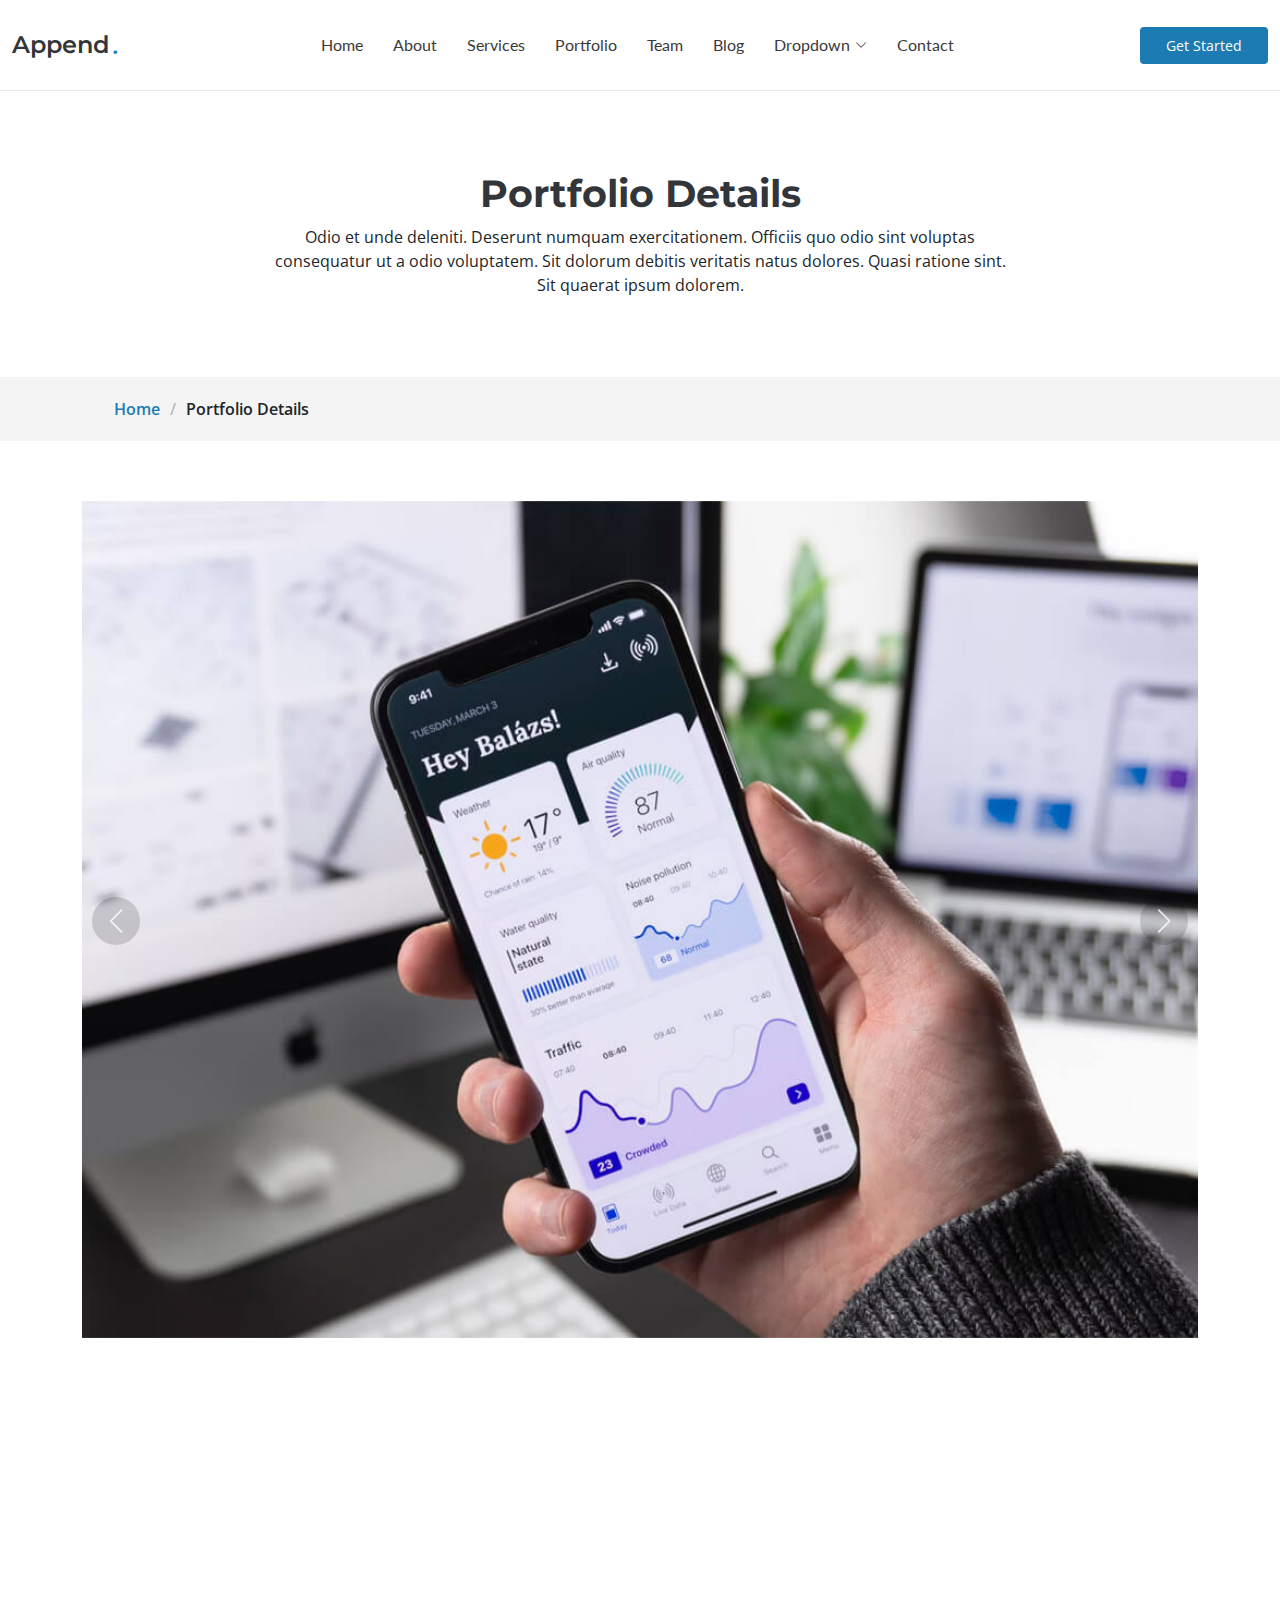
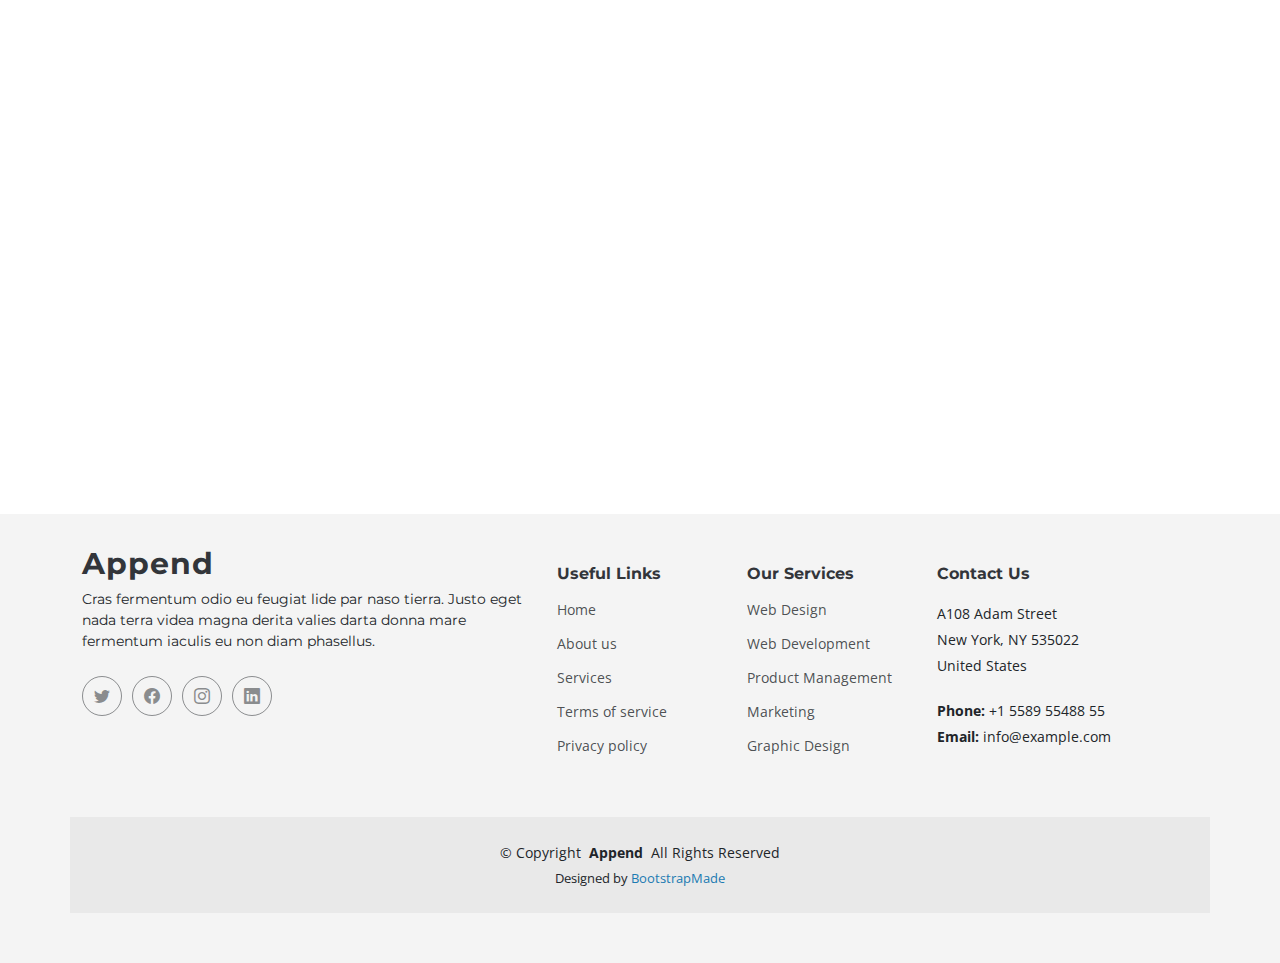
<file: portfolio-details.html>
<!DOCTYPE html>
<html lang="en">
  <head>
    <meta charset="utf-8" />
    <meta content="width=device-width, initial-scale=1.0" name="viewport" />

    <title>Portfolio Details - Sayem</title>
    <meta content="" name="description" />
    <meta content="" name="keywords" />

    <!-- Favicons -->
    <link href="assets/img/favicon.png" rel="icon" />
    <link href="assets/img/apple-touch-icon.png" rel="apple-touch-icon" />

    <!-- Fonts -->
    <link href="https://fonts.googleapis.com" rel="preconnect" />
    <link href="https://fonts.gstatic.com" rel="preconnect" crossorigin />
    <link
      href="https://fonts.googleapis.com/css2?family=Open+Sans:ital,wght@0,300;0,400;0,500;0,600;0,700;0,800;1,300;1,400;1,500;1,600;1,700;1,800&family=Montserrat:ital,wght@0,100;0,200;0,300;0,400;0,500;0,600;0,700;0,800;0,900;1,100;1,200;1,300;1,400;1,500;1,600;1,700;1,800;1,900&family=Lato:ital,wght@0,100;0,300;0,400;0,700;0,900;1,100;1,300;1,400;1,700;1,900&display=swap"
      rel="stylesheet"
    />

    <!-- Vendor CSS Files -->
    <link
      href="assets/vendor/bootstrap/css/bootstrap.min.css"
      rel="stylesheet"
    />
    <link
      href="assets/vendor/bootstrap-icons/bootstrap-icons.css"
      rel="stylesheet"
    />
    <link
      href="assets/vendor/glightbox/css/glightbox.min.css"
      rel="stylesheet"
    />
    <link href="assets/vendor/swiper/swiper-bundle.min.css" rel="stylesheet" />
    <link href="assets/vendor/aos/aos.css" rel="stylesheet" />

    <!-- Template Main CSS File -->
    <link href="assets/css/main.css" rel="stylesheet" />

    <!-- =======================================================
  * Template Name: Append
  * Template URL: https://bootstrapmade.com/append-bootstrap-website-template/
  * Updated: Mar 17 2024 with Bootstrap v5.3.3
  * Author: BootstrapMade.com
  * License: https://bootstrapmade.com/license/
  ======================================================== -->
  </head>

  <body
    class="portfolio-details-page"
    data-bs-spy="scroll"
    data-bs-target="#navmenu"
  >
    <!-- ======= Header ======= -->
    <header id="header" class="header sticky-top d-flex align-items-center">
      <div
        class="container-fluid d-flex align-items-center justify-content-between"
      >
        <a
          href="index.html"
          class="logo d-flex align-items-center me-auto me-xl-0"
        >
          <!-- Uncomment the line below if you also wish to use an image logo -->
          <!-- <img src="assets/img/logo.png" alt=""> -->
          <h1>Append</h1>
          <span>.</span>
        </a>

        <!-- Nav Menu -->
        <nav id="navmenu" class="navmenu">
          <ul>
            <li><a href="index.html#hero">Home</a></li>
            <li><a href="index.html#about">About</a></li>
            <li><a href="index.html#services">Services</a></li>
            <li><a href="index.html#portfolio">Portfolio</a></li>
            <li><a href="index.html#team">Team</a></li>
            <li><a href="blog.html">Blog</a></li>
            <li class="dropdown has-dropdown">
              <a href="#"
                ><span>Dropdown</span> <i class="bi bi-chevron-down"></i
              ></a>
              <ul class="dd-box-shadow">
                <li><a href="#">Dropdown 1</a></li>
                <li class="dropdown has-dropdown">
                  <a href="#"
                    ><span>Deep Dropdown</span>
                    <i class="bi bi-chevron-down"></i
                  ></a>
                  <ul class="dd-box-shadow">
                    <li><a href="#">Deep Dropdown 1</a></li>
                    <li><a href="#">Deep Dropdown 2</a></li>
                    <li><a href="#">Deep Dropdown 3</a></li>
                    <li><a href="#">Deep Dropdown 4</a></li>
                    <li><a href="#">Deep Dropdown 5</a></li>
                  </ul>
                </li>
                <li><a href="#">Dropdown 2</a></li>
                <li><a href="#">Dropdown 3</a></li>
                <li><a href="#">Dropdown 4</a></li>
              </ul>
            </li>
            <li><a href="index.html#contact">Contact</a></li>
          </ul>

          <i class="mobile-nav-toggle d-xl-none bi bi-list"></i>
        </nav>
        <!-- End Nav Menu -->

        <a class="btn-getstarted" href="index.html#about">Get Started</a>
      </div>
    </header>
    <!-- End Header -->

    <main id="main">
      <!-- Portfolio Details Page Title & Breadcrumbs -->
      <div data-aos="fade" class="page-title">
        <div class="heading">
          <div class="container">
            <div class="row d-flex justify-content-center text-center">
              <div class="col-lg-8">
                <h1>Portfolio Details</h1>
                <p class="mb-0">
                  Odio et unde deleniti. Deserunt numquam exercitationem.
                  Officiis quo odio sint voluptas consequatur ut a odio
                  voluptatem. Sit dolorum debitis veritatis natus dolores. Quasi
                  ratione sint. Sit quaerat ipsum dolorem.
                </p>
              </div>
            </div>
          </div>
        </div>
        <nav class="breadcrumbs">
          <div class="container">
            <ol>
              <li><a href="index.html">Home</a></li>
              <li class="current">Portfolio Details</li>
            </ol>
          </div>
        </nav>
      </div>
      <!-- End Page Title -->

      <!-- Portfolio-details Section - Portfolio Details Page -->
      <section id="portfolio-details" class="portfolio-details">
        <div class="container" data-aos="fade-up">
          <div class="portfolio-details-slider swiper">
            <script type="application/json" class="swiper-config">
              {
                "loop": true,
                "speed": 600,
                "autoplay": {
                  "delay": 5000
                },
                "slidesPerView": "auto",
                "navigation": {
                  "nextEl": ".swiper-button-next",
                  "prevEl": ".swiper-button-prev"
                }
              }
            </script>
            <div class="swiper-wrapper align-items-center">
              <div class="swiper-slide">
                <img src="assets/img/portfolio/app-1.jpg" alt="" />
              </div>

              <div class="swiper-slide">
                <img src="assets/img/portfolio/product-1.jpg" alt="" />
              </div>

              <div class="swiper-slide">
                <img src="assets/img/portfolio/branding-1.jpg" alt="" />
              </div>

              <div class="swiper-slide">
                <img src="assets/img/portfolio/books-1.jpg" alt="" />
              </div>
            </div>
            <div class="swiper-button-prev"></div>
            <div class="swiper-button-next"></div>
          </div>

          <div class="row justify-content-between gy-4 mt-4">
            <div class="col-lg-8" data-aos="fade-up">
              <div class="portfolio-description">
                <h2>This is an example of portfolio details</h2>
                <p>
                  Autem ipsum nam porro corporis rerum. Quis eos dolorem eos
                  itaque inventore commodi labore quia quia. Exercitationem
                  repudiandae officiis neque suscipit non officia eaque itaque
                  enim. Voluptatem officia accusantium nesciunt est omnis
                  tempora consectetur dignissimos. Sequi nulla at esse enim cum
                  deserunt eius.
                </p>
                <p>
                  Amet consequatur qui dolore veniam voluptatem voluptatem sit.
                  Non aspernatur atque natus ut cum nam et. Praesentium error
                  dolores rerum minus sequi quia veritatis eum. Eos et doloribus
                  doloremque nesciunt molestiae laboriosam.
                </p>

                <div class="testimonial-item">
                  <p>
                    <i class="bi bi-quote quote-icon-left"></i>
                    <span
                      >Export tempor illum tamen malis malis eram quae irure
                      esse labore quem cillum quid cillum eram malis quorum
                      velit fore eram velit sunt aliqua noster fugiat irure amet
                      legam anim culpa.</span
                    >
                    <i class="bi bi-quote quote-icon-right"></i>
                  </p>
                  <div>
                    <img
                      src="assets/img/testimonials/testimonials-2.jpg"
                      class="testimonial-img"
                      alt=""
                    />
                    <h3>Sara Wilsson</h3>
                    <h4>Designer</h4>
                  </div>
                </div>

                <p>
                  Impedit ipsum quae et aliquid doloribus et voluptatem quasi.
                  Perspiciatis occaecati earum et magnam animi. Quibusdam non
                  qui ea vitae suscipit vitae sunt. Repudiandae incidunt cumque
                  minus deserunt assumenda tempore. Delectus voluptas
                  necessitatibus est.
                </p>

                <p>
                  Sunt voluptatum sapiente facilis quo odio aut ipsum repellat
                  debitis. Molestiae et autem libero. Explicabo et quod
                  necessitatibus similique quis dolor eum. Numquam eaque
                  praesentium rem et qui nesciunt.
                </p>
              </div>
            </div>

            <div class="col-lg-3" data-aos="fade-up" data-aos-delay="100">
              <div class="portfolio-info">
                <h3>Project information</h3>
                <ul>
                  <li><strong>Category</strong> Web design</li>
                  <li><strong>Client</strong> ASU Company</li>
                  <li><strong>Project date</strong> 01 March, 2020</li>
                  <li>
                    <strong>Project URL</strong> <a href="#">www.example.com</a>
                  </li>
                  <li>
                    <a href="#" class="btn-visit align-self-start"
                      >Visit Website</a
                    >
                  </li>
                </ul>
              </div>
            </div>
          </div>
        </div>
      </section>
      <!-- End Portfolio-details Section -->
    </main>

    <!-- ======= Footer ======= -->
    <footer id="footer" class="footer">
      <div class="container footer-top">
        <div class="row gy-4">
          <div class="col-lg-5 col-md-12 footer-about">
            <a href="index.html" class="logo d-flex align-items-center">
              <span>Append</span>
            </a>
            <p>
              Cras fermentum odio eu feugiat lide par naso tierra. Justo eget
              nada terra videa magna derita valies darta donna mare fermentum
              iaculis eu non diam phasellus.
            </p>
            <div class="social-links d-flex mt-4">
              <a href=""><i class="bi bi-twitter"></i></a>
              <a href=""><i class="bi bi-facebook"></i></a>
              <a href=""><i class="bi bi-instagram"></i></a>
              <a href=""><i class="bi bi-linkedin"></i></a>
            </div>
          </div>

          <div class="col-lg-2 col-6 footer-links">
            <h4>Useful Links</h4>
            <ul>
              <li><a href="#">Home</a></li>
              <li><a href="#">About us</a></li>
              <li><a href="#">Services</a></li>
              <li><a href="#">Terms of service</a></li>
              <li><a href="#">Privacy policy</a></li>
            </ul>
          </div>

          <div class="col-lg-2 col-6 footer-links">
            <h4>Our Services</h4>
            <ul>
              <li><a href="#">Web Design</a></li>
              <li><a href="#">Web Development</a></li>
              <li><a href="#">Product Management</a></li>
              <li><a href="#">Marketing</a></li>
              <li><a href="#">Graphic Design</a></li>
            </ul>
          </div>

          <div
            class="col-lg-3 col-md-12 footer-contact text-center text-md-start"
          >
            <h4>Contact Us</h4>
            <p>A108 Adam Street</p>
            <p>New York, NY 535022</p>
            <p>United States</p>
            <p class="mt-4">
              <strong>Phone:</strong> <span>+1 5589 55488 55</span>
            </p>
            <p><strong>Email:</strong> <span>info@example.com</span></p>
          </div>
        </div>
      </div>

      <div class="container copyright text-center mt-4">
        <p>
          &copy; <span>Copyright</span> <strong class="px-1">Append</strong>
          <span>All Rights Reserved</span>
        </p>
        <div class="credits">
          <!-- All the links in the footer should remain intact. -->
          <!-- You can delete the links only if you've purchased the pro version. -->
          <!-- Licensing information: https://bootstrapmade.com/license/ -->
          <!-- Purchase the pro version with working PHP/AJAX contact form: [buy-url] -->
          Designed by <a href="https://bootstrapmade.com/">BootstrapMade</a>
        </div>
      </div>
    </footer>
    <!-- End Footer -->

    <!-- Scroll Top Button -->
    <a
      href="#"
      id="scroll-top"
      class="scroll-top d-flex align-items-center justify-content-center"
      ><i class="bi bi-arrow-up-short"></i
    ></a>

    <!-- Preloader -->
    <div id="preloader">
      <div></div>
      <div></div>
      <div></div>
      <div></div>
    </div>

    <!-- Vendor JS Files -->
    <script src="assets/vendor/bootstrap/js/bootstrap.bundle.min.js"></script>
    <script src="assets/vendor/glightbox/js/glightbox.min.js"></script>
    <script src="assets/vendor/purecounter/purecounter_vanilla.js"></script>
    <script src="assets/vendor/imagesloaded/imagesloaded.pkgd.min.js"></script>
    <script src="assets/vendor/isotope-layout/isotope.pkgd.min.js"></script>
    <script src="assets/vendor/swiper/swiper-bundle.min.js"></script>
    <script src="assets/vendor/aos/aos.js"></script>
    <script src="assets/vendor/php-email-form/validate.js"></script>

    <!-- Template Main JS File -->
    <script src="assets/js/main.js"></script>
  </body>
</html>
</file>
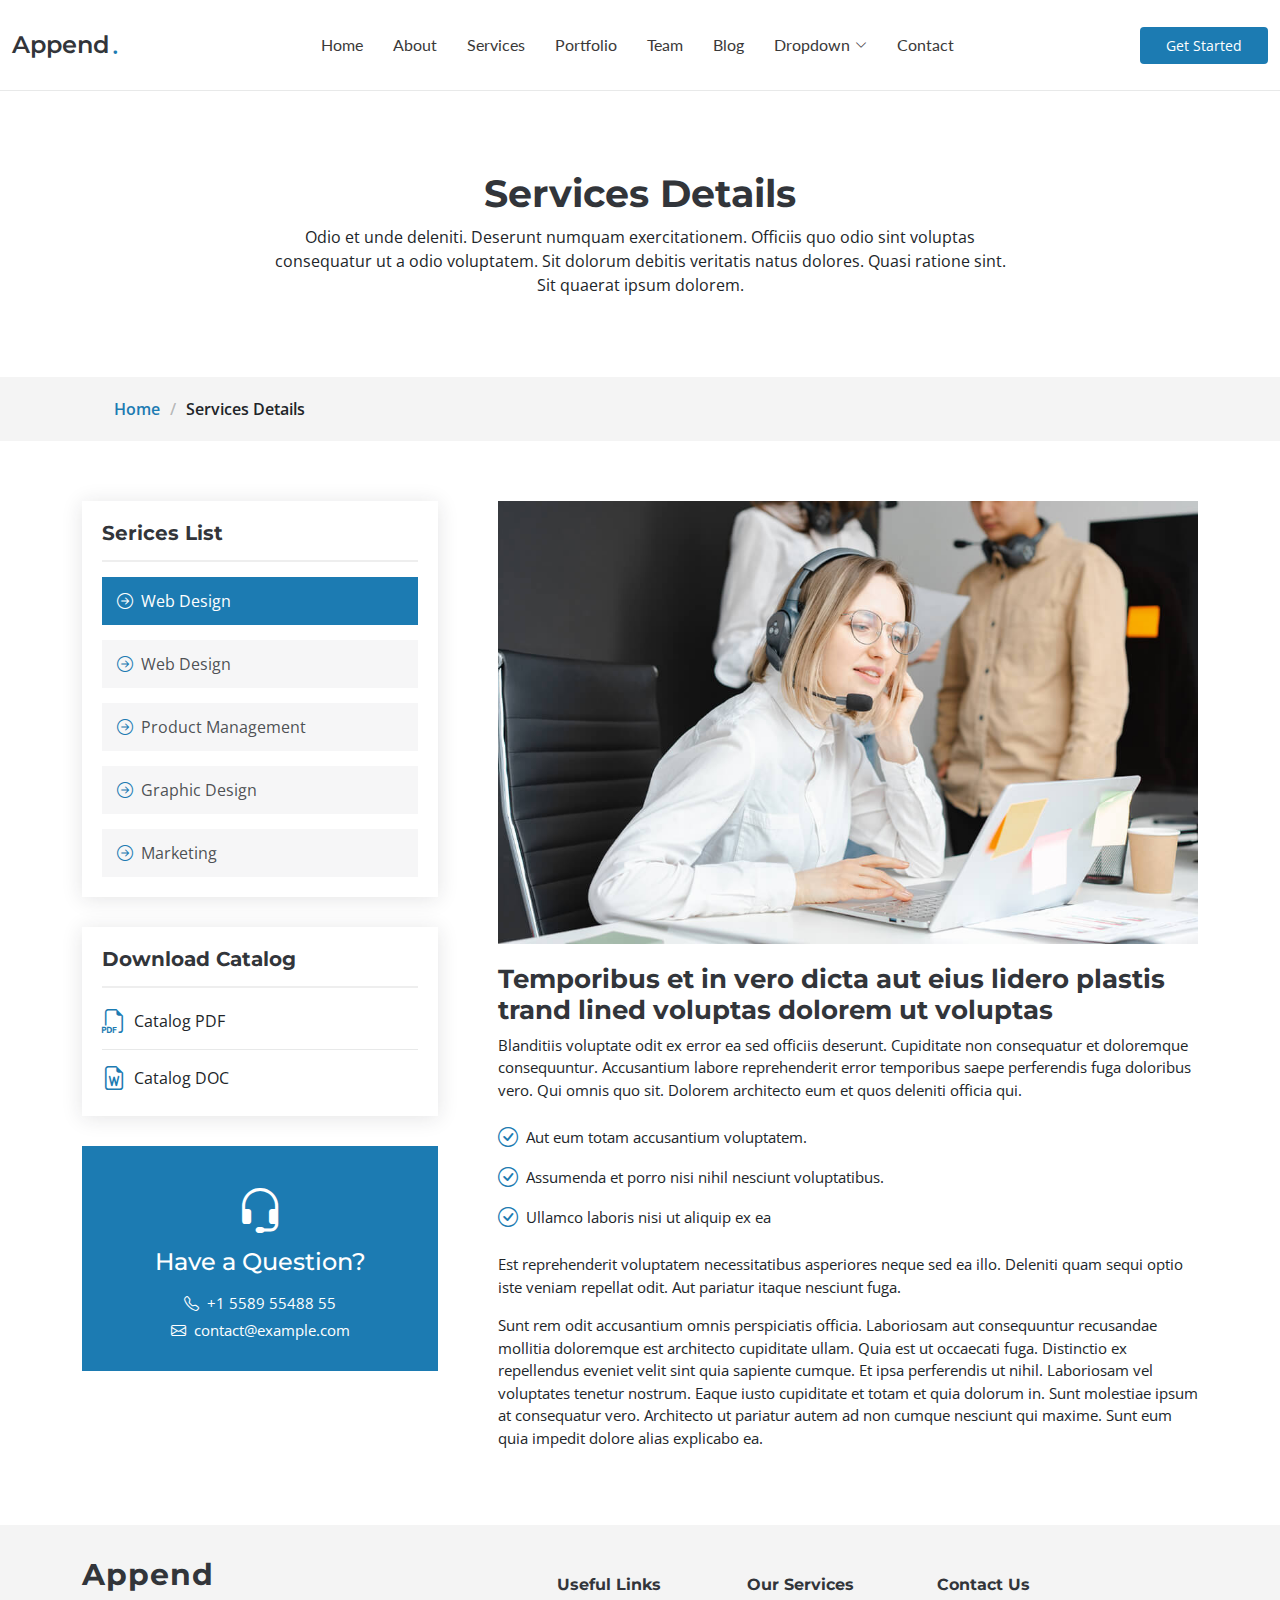
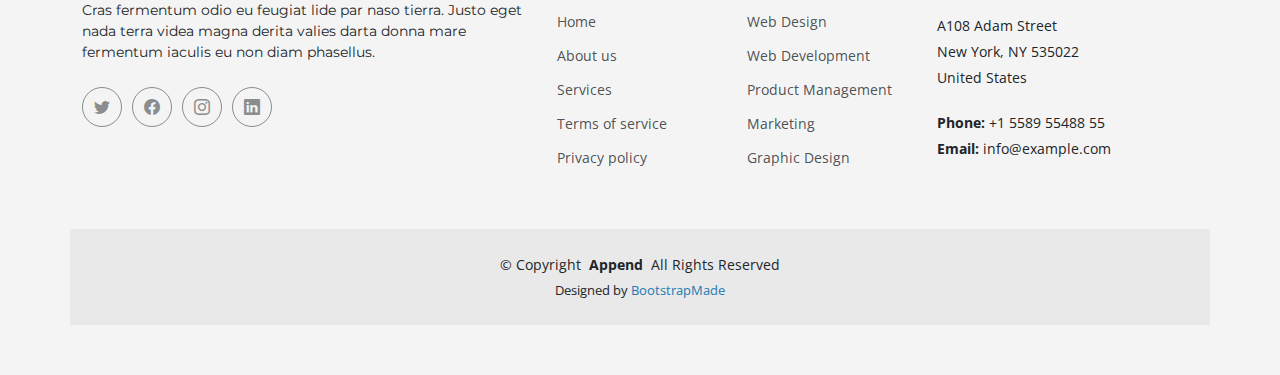
<file: services-details.html>
<!DOCTYPE html>
<html lang="en">

<head>
  <meta charset="utf-8">
  <meta content="width=device-width, initial-scale=1.0" name="viewport">

  <title>Services Details - Sayem</title>
  <meta content="" name="description">
  <meta content="" name="keywords">

  <!-- Favicons -->
  <link href="assets/img/favicon.png" rel="icon">
  <link href="assets/img/apple-touch-icon.png" rel="apple-touch-icon">

  <!-- Fonts -->
  <link href="https://fonts.googleapis.com" rel="preconnect">
  <link href="https://fonts.gstatic.com" rel="preconnect" crossorigin>
  <link href="https://fonts.googleapis.com/css2?family=Open+Sans:ital,wght@0,300;0,400;0,500;0,600;0,700;0,800;1,300;1,400;1,500;1,600;1,700;1,800&family=Montserrat:ital,wght@0,100;0,200;0,300;0,400;0,500;0,600;0,700;0,800;0,900;1,100;1,200;1,300;1,400;1,500;1,600;1,700;1,800;1,900&family=Lato:ital,wght@0,100;0,300;0,400;0,700;0,900;1,100;1,300;1,400;1,700;1,900&display=swap" rel="stylesheet">

  <!-- Vendor CSS Files -->
  <link href="assets/vendor/bootstrap/css/bootstrap.min.css" rel="stylesheet">
  <link href="assets/vendor/bootstrap-icons/bootstrap-icons.css" rel="stylesheet">
  <link href="assets/vendor/glightbox/css/glightbox.min.css" rel="stylesheet">
  <link href="assets/vendor/swiper/swiper-bundle.min.css" rel="stylesheet">
  <link href="assets/vendor/aos/aos.css" rel="stylesheet">

  <!-- Template Main CSS File -->
  <link href="assets/css/main.css" rel="stylesheet">

  <!-- =======================================================
  * Template Name: Append
  * Template URL: https://bootstrapmade.com/append-bootstrap-website-template/
  * Updated: Mar 17 2024 with Bootstrap v5.3.3
  * Author: BootstrapMade.com
  * License: https://bootstrapmade.com/license/
  ======================================================== -->
</head>

<body class="services-details-page" data-bs-spy="scroll" data-bs-target="#navmenu">

  <!-- ======= Header ======= -->
  <header id="header" class="header sticky-top d-flex align-items-center">
    <div class="container-fluid d-flex align-items-center justify-content-between">

      <a href="index.html" class="logo d-flex align-items-center me-auto me-xl-0">
        <!-- Uncomment the line below if you also wish to use an image logo -->
        <!-- <img src="assets/img/logo.png" alt=""> -->
        <h1>Append</h1>
        <span>.</span>
      </a>

      <!-- Nav Menu -->
      <nav id="navmenu" class="navmenu">
        <ul>
          <li><a href="index.html#hero">Home</a></li>
          <li><a href="index.html#about">About</a></li>
          <li><a href="index.html#services">Services</a></li>
          <li><a href="index.html#portfolio">Portfolio</a></li>
          <li><a href="index.html#team">Team</a></li>
          <li><a href="blog.html">Blog</a></li>
          <li class="dropdown has-dropdown"><a href="#"><span>Dropdown</span> <i class="bi bi-chevron-down"></i></a>
            <ul class="dd-box-shadow">
              <li><a href="#">Dropdown 1</a></li>
              <li class="dropdown has-dropdown"><a href="#"><span>Deep Dropdown</span> <i class="bi bi-chevron-down"></i></a>
                <ul class="dd-box-shadow">
                  <li><a href="#">Deep Dropdown 1</a></li>
                  <li><a href="#">Deep Dropdown 2</a></li>
                  <li><a href="#">Deep Dropdown 3</a></li>
                  <li><a href="#">Deep Dropdown 4</a></li>
                  <li><a href="#">Deep Dropdown 5</a></li>
                </ul>
              </li>
              <li><a href="#">Dropdown 2</a></li>
              <li><a href="#">Dropdown 3</a></li>
              <li><a href="#">Dropdown 4</a></li>
            </ul>
          </li>
          <li><a href="index.html#contact">Contact</a></li>
        </ul>

        <i class="mobile-nav-toggle d-xl-none bi bi-list"></i>
      </nav><!-- End Nav Menu -->

      <a class="btn-getstarted" href="index.html#about">Get Started</a>

    </div>
  </header><!-- End Header -->

  <main id="main">

    <!-- Page Title -->
    <div data-aos="fade" class="page-title">
      <div class="heading">
        <div class="container">
          <div class="row d-flex justify-content-center text-center">
            <div class="col-lg-8">
              <h1>Services Details</h1>
              <p class="mb-0">Odio et unde deleniti. Deserunt numquam exercitationem. Officiis quo odio sint voluptas consequatur ut a odio voluptatem. Sit dolorum debitis veritatis natus dolores. Quasi ratione sint. Sit quaerat ipsum dolorem.</p>
            </div>
          </div>
        </div>
      </div>
      <nav class="breadcrumbs">
        <div class="container">
          <ol>
            <li><a href="index.html">Home</a></li>
            <li class="current">Services Details</li>
          </ol>
        </div>
      </nav>
    </div><!-- End Page Title -->

    <!-- Service Details Section -->
    <section id="service-details" class="service-details">

      <div class="container">

        <div class="row gy-5">

          <div class="col-lg-4" data-aos="fade-up" data-aos-delay="100">

            <div class="service-box">
              <h4>Serices List</h4>
              <div class="services-list">
                <a href="#" class="active"><i class="bi bi-arrow-right-circle"></i><span>Web Design</span></a>
                <a href="#"><i class="bi bi-arrow-right-circle"></i><span>Web Design</span></a>
                <a href="#"><i class="bi bi-arrow-right-circle"></i><span>Product Management</span></a>
                <a href="#"><i class="bi bi-arrow-right-circle"></i><span>Graphic Design</span></a>
                <a href="#"><i class="bi bi-arrow-right-circle"></i><span>Marketing</span></a>
              </div>
            </div><!-- End Services List -->

            <div class="service-box">
              <h4>Download Catalog</h4>
              <div class="download-catalog">
                <a href="#"><i class="bi bi-filetype-pdf"></i><span>Catalog PDF</span></a>
                <a href="#"><i class="bi bi-file-earmark-word"></i><span>Catalog DOC</span></a>
              </div>
            </div><!-- End Services List -->

            <div class="help-box d-flex flex-column justify-content-center align-items-center">
              <i class="bi bi-headset help-icon"></i>
              <h4>Have a Question?</h4>
              <p class="d-flex align-items-center mt-2 mb-0"><i class="bi bi-telephone me-2"></i> <span>+1 5589 55488 55</span></p>
              <p class="d-flex align-items-center mt-1 mb-0"><i class="bi bi-envelope me-2"></i> <a href="mailto:contact@example.com">contact@example.com</a></span></p>
            </div>

          </div>

          <div class="col-lg-8 ps-lg-5" data-aos="fade-up" data-aos-delay="200">
            <img src="assets/img/services.jpg" alt="" class="img-fluid services-img">
            <h3>Temporibus et in vero dicta aut eius lidero plastis trand lined voluptas dolorem ut voluptas</h3>
            <p>
              Blanditiis voluptate odit ex error ea sed officiis deserunt. Cupiditate non consequatur et doloremque consequuntur. Accusantium labore reprehenderit error temporibus saepe perferendis fuga doloribus vero. Qui omnis quo sit. Dolorem architecto eum et quos deleniti officia qui.
            </p>
            <ul>
              <li><i class="bi bi-check-circle"></i> <span>Aut eum totam accusantium voluptatem.</span></li>
              <li><i class="bi bi-check-circle"></i> <span>Assumenda et porro nisi nihil nesciunt voluptatibus.</span></li>
              <li><i class="bi bi-check-circle"></i> <span>Ullamco laboris nisi ut aliquip ex ea</span></li>
            </ul>
            <p>
              Est reprehenderit voluptatem necessitatibus asperiores neque sed ea illo. Deleniti quam sequi optio iste veniam repellat odit. Aut pariatur itaque nesciunt fuga.
            </p>
            <p>
              Sunt rem odit accusantium omnis perspiciatis officia. Laboriosam aut consequuntur recusandae mollitia doloremque est architecto cupiditate ullam. Quia est ut occaecati fuga. Distinctio ex repellendus eveniet velit sint quia sapiente cumque. Et ipsa perferendis ut nihil. Laboriosam vel voluptates tenetur nostrum. Eaque iusto cupiditate et totam et quia dolorum in. Sunt molestiae ipsum at consequatur vero. Architecto ut pariatur autem ad non cumque nesciunt qui maxime. Sunt eum quia impedit dolore alias explicabo ea.
            </p>
          </div>

        </div>

      </div>

    </section><!-- End Service-details Section -->

  </main>

  <!-- ======= Footer ======= -->
  <footer id="footer" class="footer">

    <div class="container footer-top">
      <div class="row gy-4">
        <div class="col-lg-5 col-md-12 footer-about">
          <a href="index.html" class="logo d-flex align-items-center">
            <span>Append</span>
          </a>
          <p>Cras fermentum odio eu feugiat lide par naso tierra. Justo eget nada terra videa magna derita valies darta donna mare fermentum iaculis eu non diam phasellus.</p>
          <div class="social-links d-flex mt-4">
            <a href=""><i class="bi bi-twitter"></i></a>
            <a href=""><i class="bi bi-facebook"></i></a>
            <a href=""><i class="bi bi-instagram"></i></a>
            <a href=""><i class="bi bi-linkedin"></i></a>
          </div>
        </div>

        <div class="col-lg-2 col-6 footer-links">
          <h4>Useful Links</h4>
          <ul>
            <li><a href="#">Home</a></li>
            <li><a href="#">About us</a></li>
            <li><a href="#">Services</a></li>
            <li><a href="#">Terms of service</a></li>
            <li><a href="#">Privacy policy</a></li>
          </ul>
        </div>

        <div class="col-lg-2 col-6 footer-links">
          <h4>Our Services</h4>
          <ul>
            <li><a href="#">Web Design</a></li>
            <li><a href="#">Web Development</a></li>
            <li><a href="#">Product Management</a></li>
            <li><a href="#">Marketing</a></li>
            <li><a href="#">Graphic Design</a></li>
          </ul>
        </div>

        <div class="col-lg-3 col-md-12 footer-contact text-center text-md-start">
          <h4>Contact Us</h4>
          <p>A108 Adam Street</p>
          <p>New York, NY 535022</p>
          <p>United States</p>
          <p class="mt-4"><strong>Phone:</strong> <span>+1 5589 55488 55</span></p>
          <p><strong>Email:</strong> <span>info@example.com</span></p>
        </div>

      </div>
    </div>

    <div class="container copyright text-center mt-4">
      <p>&copy; <span>Copyright</span> <strong class="px-1">Append</strong> <span>All Rights Reserved</span></p>
      <div class="credits">
        <!-- All the links in the footer should remain intact. -->
        <!-- You can delete the links only if you've purchased the pro version. -->
        <!-- Licensing information: https://bootstrapmade.com/license/ -->
        <!-- Purchase the pro version with working PHP/AJAX contact form: [buy-url] -->
        Designed by <a href="https://bootstrapmade.com/">BootstrapMade</a>
      </div>
    </div>

  </footer><!-- End Footer -->

  <!-- Scroll Top Button -->
  <a href="#" id="scroll-top" class="scroll-top d-flex align-items-center justify-content-center"><i class="bi bi-arrow-up-short"></i></a>

  <!-- Preloader -->
  <div id="preloader">
    <div></div>
    <div></div>
    <div></div>
    <div></div>
  </div>

  <!-- Vendor JS Files -->
  <script src="assets/vendor/bootstrap/js/bootstrap.bundle.min.js"></script>
  <script src="assets/vendor/glightbox/js/glightbox.min.js"></script>
  <script src="assets/vendor/purecounter/purecounter_vanilla.js"></script>
  <script src="assets/vendor/imagesloaded/imagesloaded.pkgd.min.js"></script>
  <script src="assets/vendor/isotope-layout/isotope.pkgd.min.js"></script>
  <script src="assets/vendor/swiper/swiper-bundle.min.js"></script>
  <script src="assets/vendor/aos/aos.js"></script>
  <script src="assets/vendor/php-email-form/validate.js"></script>

  <!-- Template Main JS File -->
  <script src="assets/js/main.js"></script>

</body>

</html>
</file>
<file: assets/css/main.css>
/**
* Template Name: Append
* Template URL: https://bootstrapmade.com/append-bootstrap-website-template/
* Updated: Mar 17 2024 with Bootstrap v5.3.3
* Author: BootstrapMade.com
* License: https://bootstrapmade.com/license/
*/

/*--------------------------------------------------------------
# Font & Color Variables
# Help: https://bootstrapmade.com/color-system/
--------------------------------------------------------------*/
/* Fonts */
:root {
  --default-font: "Open Sans", system-ui, -apple-system, "Segoe UI", Roboto, "Helvetica Neue", Arial, "Noto Sans", "Liberation Sans", sans-serif, "Apple Color Emoji", "Segoe UI Emoji", "Segoe UI Symbol", "Noto Color Emoji";
  --heading-font: "Montserrat", sans-serif;
  --nav-font: "Lato", sans-serif;
}

/* Global Colors */
:root {
  --background-color: #ffffff;
  --background-color-rgb: 255, 255, 255;
  --default-color: #212529;
  --default-color-rgb: 33, 37, 41;
  --accent-color: #1C7BB2; 
  --accent-color-rgb: 28, 123, 178;
  --heading-color: #32353a;
  --heading-color-rgb: 50, 53, 58;
  --contrast-color: #ffffff;
  --contrast-color-rgb: 255, 255, 255;
}

/* Nav Menu Colors */
:root {
  --nav-color: #3a3939;
  --nav-hover-color: #e84545;
  --nav-dropdown-color: #3a3939;
  --nav-dropdown-hover-color: #e84545;
  --nav-dropdown-background-color: #ffffff;
}

/* Smooth scroll */
:root {
  scroll-behavior: smooth;
}

/*--------------------------------------------------------------
# General
--------------------------------------------------------------*/
body {
  color: var(--default-color);
  background-color: var(--background-color);
  font-family: var(--default-font);
}

a {
  color: var(--accent-color);
  text-decoration: none;
  transition: 0.3s;
}

a:hover {
  color: rgba(var(--accent-color-rgb), 0.7);
  text-decoration: none;
}

h1,
h2,
h3,
h4,
h5,
h6 {
  color: var(--heading-color);
  font-family: var(--heading-font);
}

/*--------------------------------------------------------------
# Global Header
--------------------------------------------------------------*/
.header {
  --background-color: #ffffff;
  color: var(--default-color);
  background-color: var(--background-color);
  padding: 15px 0;
  transition: all 0.5s;
  z-index: 997;
}

.header .logo img {
  max-height: 40px;
  margin-right: 6px;
}

.header .logo h1 {
  font-size: 24px;
  margin: 0;
  font-weight: 600;
  color: var(--heading-color);
}

.header .logo span {
  color: var(--accent-color);
  font-size: 24px;
  font-weight: 600;
  padding-left: 3px;
}

.header .btn-getstarted,
.header .btn-getstarted:focus {
  color: var(--contrast-color);
  background: var(--accent-color);
  font-size: 14px;
  padding: 8px 26px;
  margin: 0;
  border-radius: 4px;
  transition: 0.3s;
}

.header .btn-getstarted:hover,
.header .btn-getstarted:focus:hover {
  color: var(--contrast-color);
  background: rgba(var(--accent-color-rgb), 0.85);
}

@media (max-width: 1200px) {
  .header .logo {
    order: 1;
  }

  .header .btn-getstarted {
    order: 2;
    margin: 0 15px 0 0;
    padding: 6px 20px;
  }

  .header .navmenu {
    order: 3;
  }
}

/* Global Header on page scroll
------------------------------*/
.scrolled .header {
  --background-color: #ffffff;
  --heading-color: #444444;
  --nav-color: #444444;
  --nav-hover-color: #e84545;
  box-shadow: 0 0 30px 10px rgba(0, 0, 0, 0.1);
}

/* Global Scroll Margin Top
------------------------------*/
section {
  scroll-margin-top: 90px;
}

@media (max-width: 1199px) {
  section {
    scroll-margin-top: 66px;
  }
}

/* Home Page Custom Header
------------------------------*/
.index-page .header {
  --background-color: rgba(255, 255, 255, 0);
  --heading-color: #ffffff;
  --nav-color: rgba(255, 255, 255, 0.515);
  --nav-hover-color: #ffffff;
}

/* Home Page Custom Header on page scroll
------------------------------*/
.index-page.scrolled .header {
  --background-color: #ffffff;
  --heading-color: #444444;
  --nav-color: #444444;
  --nav-hover-color: #d83535;
}

/*--------------------------------------------------------------
# Navigation Menu
--------------------------------------------------------------*/
/* Desktop Navigation */
@media (min-width: 1200px) {
  .navmenu {
    padding: 0;
  }

  .navmenu ul {
    margin: 0;
    padding: 0;
    display: flex;
    list-style: none;
    align-items: center;
  }

  .navmenu li {
    position: relative;
  }

  .navmenu a,
  .navmenu a:focus {
    color: var(--nav-color);
    padding: 18px 15px;
    font-size: 16px;
    font-family: var(--nav-font);
    font-weight: 400;
    display: flex;
    align-items: center;
    justify-content: space-between;
    white-space: nowrap;
    transition: 0.3s;
  }

  .navmenu a i,
  .navmenu a:focus i {
    font-size: 12px;
    line-height: 0;
    margin-left: 5px;
    transition: 0.3s;
  }

  .navmenu li:last-child a {
    padding-right: 0;
  }

  .navmenu li:hover>a,
  .navmenu .active,
  .navmenu .active:focus {
    color: var(--nav-hover-color);
  }

  .navmenu .dropdown ul {
    margin: 0;
    padding: 10px 0;
    background: var(--nav-dropdown-background-color);
    display: block;
    position: absolute;
    visibility: hidden;
    left: 14px;
    top: 130%;
    opacity: 0;
    transition: 0.3s;
    border-radius: 4px;
    z-index: 99;
  }

  .navmenu .dropdown ul li {
    min-width: 200px;
  }

  .navmenu .dropdown ul a {
    padding: 10px 20px;
    font-size: 15px;
    text-transform: none;
    color: var(--nav-dropdown-color);
  }

  .navmenu .dropdown ul a i {
    font-size: 12px;
  }

  .navmenu .dropdown ul a:hover,
  .navmenu .dropdown ul .active:hover,
  .navmenu .dropdown ul li:hover>a {
    color: var(--nav-dropdown-hover-color);
  }

  .navmenu .dropdown:hover>ul {
    opacity: 1;
    top: 100%;
    visibility: visible;
  }

  .navmenu .dropdown .dropdown ul {
    top: 0;
    left: -90%;
    visibility: hidden;
  }

  .navmenu .dropdown .dropdown:hover>ul {
    opacity: 1;
    top: 0;
    left: -100%;
    visibility: visible;
  }

  .navmenu .megamenu {
    position: static;
  }

  .navmenu .megamenu ul {
    margin: 0;
    padding: 10px;
    background: var(--nav-dropdown-background-color);
    box-shadow: 0px 0px 20px rgba(var(--default-color-rgb), 0.1);
    display: block;
    position: absolute;
    top: 130%;
    left: 0;
    right: 0;
    visibility: hidden;
    opacity: 0;
    display: flex;
    transition: 0.3s;
    border-radius: 4px;
    z-index: 99;
  }

  .navmenu .megamenu ul li {
    flex: 1;
  }

  .navmenu .megamenu ul li a,
  .navmenu .megamenu ul li:hover>a {
    padding: 10px 20px;
    font-size: 15px;
    color: var(--nav-dropdown-color);
  }

  .navmenu .megamenu ul li a:hover,
  .navmenu .megamenu ul li .active,
  .navmenu .megamenu ul li .active:hover {
    color: var(--nav-dropdown-hover-color);
  }

  .navmenu .megamenu:hover>ul {
    opacity: 1;
    top: 100%;
    visibility: visible;
  }

  .navmenu .dd-box-shadow {
    box-shadow: 0px 0px 30px rgba(var(--default-color-rgb), 0.15);
  }
}

/* Mobile Navigation */
@media (max-width: 1199px) {
  .mobile-nav-toggle {
    color: var(--nav-color);
    font-size: 28px;
    line-height: 0;
    margin-right: 10px;
    cursor: pointer;
    transition: color 0.3s;
  }

  .navmenu {
    padding: 0;
    z-index: 9997;
  }

  .navmenu ul {
    display: none;
    position: absolute;
    inset: 60px 20px 20px 20px;
    padding: 10px 0;
    margin: 0;
    border-radius: 6px;
    background-color: var(--nav-dropdown-background-color);
    overflow-y: auto;
    transition: 0.3s;
    z-index: 9998;
    box-shadow: 0px 0px 30px rgba(var(--default-color-rgb), 0.1);
  }

  .navmenu a,
  .navmenu a:focus {
    color: var(--nav-dropdown-color);
    padding: 10px 20px;
    font-family: var(--nav-font);
    font-size: 17px;
    font-weight: 500;
    display: flex;
    align-items: center;
    justify-content: space-between;
    white-space: nowrap;
    transition: 0.3s;
  }

  .navmenu a i,
  .navmenu a:focus i {
    font-size: 12px;
    line-height: 0;
    margin-left: 5px;
    width: 30px;
    height: 30px;
    display: flex;
    align-items: center;
    justify-content: center;
    border-radius: 50%;
    transition: 0.3s;
    background-color: rgba(var(--accent-color-rgb), 0.1);
  }

  .navmenu a i:hover,
  .navmenu a:focus i:hover {
    background-color: var(--accent-color);
    color: var(--contrast-color);
  }

  .navmenu a:hover,
  .navmenu .active,
  .navmenu .active:focus {
    color: var(--nav-dropdown-hover-color);
  }

  .navmenu .active i,
  .navmenu .active:focus i {
    background-color: var(--accent-color);
    color: var(--contrast-color);
    transform: rotate(180deg);
  }

  .navmenu .dropdown ul,
  .navmenu .megamenu ul {
    position: static;
    display: none;
    z-index: 99;
    padding: 10px 0;
    margin: 10px 20px;
    background-color: var(--nav-dropdown-background-color);
    transition: all 0.5s ease-in-out;
  }

  .navmenu .dropdown ul ul,
  .navmenu .megamenu ul ul {
    background-color: rgba(33, 37, 41, 0.1);
  }

  .navmenu .dropdown>.dropdown-active,
  .navmenu .megamenu>.dropdown-active {
    display: block;
    background-color: rgba(33, 37, 41, 0.03);
  }

  .mobile-nav-active {
    overflow: hidden;
  }

  .mobile-nav-active .mobile-nav-toggle {
    color: #fff;
    position: absolute;
    font-size: 32px;
    top: 15px;
    right: 15px;
    margin-right: 0;
    z-index: 9999;
  }

  .mobile-nav-active .navmenu {
    position: fixed;
    overflow: hidden;
    inset: 0;
    background: rgba(33, 37, 41, 0.8);
    transition: 0.3s;
  }

  .mobile-nav-active .navmenu>ul {
    display: block;
  }
}

/*--------------------------------------------------------------
# Footer
--------------------------------------------------------------*/
.footer {
  --background-color: #f4f4f4;
  color: var(--default-color);
  background-color: var(--background-color);
  font-size: 14px;
  padding-bottom: 50px;
}

.footer .footer-top {
  padding-top: 50px;
}

.footer .footer-about .logo {
  line-height: 0;
  margin-bottom: 25px;
}

.footer .footer-about .logo img {
  max-height: 40px;
  margin-right: 6px;
}

.footer .footer-about .logo span {
  color: var(--heading-color);
  font-size: 30px;
  font-weight: 700;
  letter-spacing: 1px;
  font-family: var(--heading-font);
}

.footer .footer-about p {
  font-size: 14px;
  font-family: var(--heading-font);
}

.footer .social-links a {
  display: flex;
  align-items: center;
  justify-content: center;
  width: 40px;
  height: 40px;
  border-radius: 50%;
  border: 1px solid rgba(var(--default-color-rgb), 0.5);
  font-size: 16px;
  color: rgba(var(--default-color-rgb), 0.5);
  margin-right: 10px;
  transition: 0.3s;
}

.footer .social-links a:hover {
  color: var(--accent-color);
  border-color: var(--accent-color);
}

.footer h4 {
  color: var(--heading-color);
  font-size: 16px;
  font-weight: bold;
  position: relative;
  padding-bottom: 12px;
}

.footer .footer-links {
  margin-bottom: 30px;
}

.footer .footer-links ul {
  list-style: none;
  padding: 0;
  margin: 0;
}

.footer .footer-links ul i {
  padding-right: 2px;
  font-size: 12px;
  line-height: 0;
}

.footer .footer-links ul li {
  padding: 10px 0;
  display: flex;
  align-items: center;
}

.footer .footer-links ul li:first-child {
  padding-top: 0;
}

.footer .footer-links ul a {
  color: rgba(var(--default-color-rgb), 0.8);
  display: inline-block;
  line-height: 1;
}

.footer .footer-links ul a:hover {
  color: var(--accent-color);
}

.footer .footer-contact p {
  margin-bottom: 5px;
}

.footer .copyright {
  padding-top: 25px;
  padding-bottom: 25px;
  background-color: rgba(var(--default-color-rgb), 0.05);
}

.footer .copyright p {
  margin-bottom: 0;
}

.footer .credits {
  margin-top: 6px;
  font-size: 13px;
}

/*--------------------------------------------------------------
# Scroll Top Button
--------------------------------------------------------------*/
.scroll-top {
  position: fixed;
  visibility: hidden;
  opacity: 0;
  right: 15px;
  bottom: 15px;
  z-index: 99999;
  background-color: var(--accent-color);
  width: 40px;
  height: 40px;
  border-radius: 4px;
  transition: all 0.4s;
}

.scroll-top i {
  font-size: 24px;
  color: #ffffff;
  line-height: 0;
}

.scroll-top:hover {
  background-color: rgba(var(--accent-color-rgb), 0.8);
  color: #ffffff;
}

.scroll-top.active {
  visibility: visible;
  opacity: 1;
}

/*--------------------------------------------------------------
# Preloader
--------------------------------------------------------------*/
#preloader {
  position: fixed;
  inset: 0;
  z-index: 9999;
  overflow: hidden;
  background-color: var(--background-color);
  transition: all 0.6s ease-out;
  width: 100%;
  height: 100vh;
  display: flex;
  align-items: center;
  justify-content: center;
}

#preloader div {
  width: 13px;
  height: 13px;
  background-color: var(--accent-color);
  border-radius: 50%;
  animation-timing-function: cubic-bezier(0, 1, 1, 0);
  position: absolute;
  left: 50%;
}

#preloader div:nth-child(1) {
  left: calc(50% + 8px);
  animation: animate-preloader-1 0.6s infinite;
}

#preloader div:nth-child(2) {
  left: calc(50% + 8px);
  animation: animate-preloader-2 0.6s infinite;
}

#preloader div:nth-child(3) {
  left: calc(50% + 32px);
  animation: animate-preloader-2 0.6s infinite;
}

#preloader div:nth-child(4) {
  left: calc(50% + 56px);
  animation: animate-preloader-3 0.6s infinite;
}

@keyframes animate-preloader-1 {
  0% {
    transform: scale(0);
  }

  100% {
    transform: scale(1);
  }
}

@keyframes animate-preloader-3 {
  0% {
    transform: scale(1);
  }

  100% {
    transform: scale(0);
  }
}

@keyframes animate-preloader-2 {
  0% {
    transform: translate(0, 0);
  }

  100% {
    transform: translate(24px, 0);
  }
}

/*--------------------------------------------------------------
# Disable aos animation delay on mobile devices
--------------------------------------------------------------*/
@media screen and (max-width: 768px) {
  [data-aos-delay] {
    transition-delay: 0 !important;
  }
}

/*--------------------------------------------------------------
# Sections
--------------------------------------------------------------*/
section,
.section {
  color: var(--default-color);
  background-color: var(--background-color);
  padding: 60px 0;
  overflow: clip;
}

/*--------------------------------------------------------------
# Section Title
--------------------------------------------------------------*/
.section-title {
  text-align: center;
  padding-bottom: 60px;
}

.section-title h2 {
  font-size: 32px;
  font-weight: 700;
  position: relative;
}

.section-title h2:before,
.section-title h2:after {
  content: "";
  width: 50px;
  height: 2px;
  background: var(--accent-color);
  display: inline-block;
}

.section-title h2:before {
  margin: 0 15px 10px 0;
}

.section-title h2:after {
  margin: 0 0 10px 15px;
}

.section-title p {
  margin-bottom: 0;
}

/*--------------------------------------------------------------
# Page Title & Breadcrumbs
--------------------------------------------------------------*/
.page-title {
  color: var(--default-color);
  background-color: var(--background-color);
}

.page-title .heading {
  padding: 80px 0;
  border-top: 1px solid rgba(var(--default-color-rgb), 0.1);
}

.page-title .heading h1 {
  font-size: 38px;
  font-weight: 700;
  color: var(--heading-color);
}

.page-title nav {
  background-color: rgba(var(--default-color-rgb), 0.05);
  padding: 20px 0;
}

.page-title nav ol {
  display: flex;
  flex-wrap: wrap;
  list-style: none;
  margin: 0;
  font-size: 16px;
  font-weight: 600;
}

.page-title nav ol li+li {
  padding-left: 10px;
}

.page-title nav ol li+li::before {
  content: "/";
  display: inline-block;
  padding-right: 10px;
  color: rgba(var(--default-color-rgb), 0.3);
}

/*--------------------------------------------------------------
# Home Page
--------------------------------------------------------------*/
/* Hero Section - Home Page
------------------------------*/
.hero {
  --default-color: #ffffff;
  --default-color-rgb: 255, 255, 255;
  --background-color: #000000;
  --background-color-rgb: 0, 0, 0;
  width: 100%;
  min-height: 100vh;
  position: relative;
  padding: 160px 0 80px 0;
  display: flex;
  align-items: center;
  justify-content: center;
}

.hero button {
  position: absolute;
  top: 50%;
  transform: translateY(-50%);
  background-color: transparent;
  border: none;
  color: white;
  cursor: pointer;
  z-index: 1;
}

#prevBtn {
  left: 20px;
}

#nextBtn {
  right: 20px;
}

.hero img {
  position: absolute;
  inset: 0;
  display: block;
  width: 100%;
  height: 100%;
  -o-object-fit: cover;
  object-fit: cover;
  z-index: 1;
}

.hero:before {
  content: "";
  background: rgba(var(--background-color-rgb), 0.5);
  position: absolute;
  inset: 0;
  z-index: 2;
}

.hero .container {
  position: relative;
  z-index: 3;
}

.hero h2 {
  color: var(--contrast-color);
  margin: 0;
  font-size: 44px;
  font-weight: 700;
}

.hero p {
  color: rgba(var(--default-color-rgb), 0.8);
  margin: 5px 0 0 0;
  font-size: 20px;
}

.hero .sign-up-form {
  margin-top: 20px;
  padding: 10px;
  border-radius: 7px;
  background: #fff;
  box-shadow: 0 15px 30px 0 rgba(0, 0, 0, 0.1);
}

.hero .sign-up-form .form-control {
  border: none;
}

.hero .sign-up-form .form-control:active,
.hero .sign-up-form .form-control:focus {
  outline: none;
  box-shadow: none;
}

.hero .sign-up-form input[type=submit] {
  box-shadow: 0 15px 30px 0 rgba(0, 0, 0, 0.2);
  background-color: var(--accent-color);
  border-color: var(--accent-color);
  padding: 8px 20px 10px 20px;
  border-radius: 7px;
  color: var(--contrast-color);
}

.hero .sign-up-form input[type=submit]:hover {
  background-color: rgba(var(--accent-color-rgb), 0.9);
}

@media (max-width: 768px) {
  .hero h2 {
    font-size: 32px;
  }

  .hero p {
    font-size: 18px;
  }
}

/* Clients Section - Home Page
------------------------------*/
.clients {
  padding: 10px 0;
}

.clients .client-logo {
  display: flex;
  justify-content: center;
  align-items: center;
  overflow: hidden;
}

.clients .client-logo img {
  padding: 40px;
  max-width: 80%;
  transition: 0.3s;
  opacity: 0.5;
  filter: grayscale(100);
}

.clients .client-logo img:hover {
  filter: none;
  opacity: 1;
}

@media (max-width: 640px) {
  .clients .client-logo img {
    padding: 20px;
  }
}

/* About Section - Home Page
------------------------------*/
.about {
  --background-color: #f4f4f4;
}

.about .content h3 {
  font-size: 16px;
  font-weight: 500;
  line-height: 19px;
  padding: 10px 20px;
  background: rgba(var(--accent-color-rgb), 0.05);
  color: var(--accent-color);
  border-radius: 7px;
  display: inline-block;
}

.about .content h2 {
  font-weight: 700;
}

.about .content p:last-child {
  margin-bottom: 0;
}

.about .content .read-more {
  background: var(--accent-color);
  color: var(--contrast-color);
  font-family: var(--heading-font);
  font-weight: 500;
  font-size: 16px;
  letter-spacing: 1px;
  padding: 12px 24px;
  border-radius: 5px;
  transition: 0.3s;
  display: inline-flex;
  align-items: center;
  justify-content: center;
}

.about .content .read-more i {
  font-size: 18px;
  margin-left: 5px;
  line-height: 0;
  transition: 0.3s;
}

.about .content .read-more:hover {
  background: rgba(var(--accent-color-rgb), 0.8);
  padding-right: 19px;
}

.about .content .read-more:hover i {
  margin-left: 10px;
}

.about .icon-box {
  padding: 50px 40px;
  box-shadow: 0px 10px 50px rgba(0, 0, 0, 0.1);
  border-radius: 10px;
  transition: all 0.3s ease-out 0s;
  background-color: #fff;
}

.about .icon-box i {
  width: 80px;
  height: 80px;
  border-radius: 50%;
  display: inline-flex;
  align-items: center;
  justify-content: center;
  margin-bottom: 24px;
  font-size: 32px;
  line-height: 0;
  transition: all 0.4s ease-out 0s;
  background-color: rgba(var(--accent-color-rgb), 0.05);
  color: var(--accent-color);
}

.about .icon-box h3 {
  margin-bottom: 10px;
  font-size: 24px;
  font-weight: 700;
}

.about .icon-box p {
  margin-bottom: 0;
}

.about .icon-box:hover i {
  background-color: var(--accent-color);
  color: var(--contrast-color);
}

.about .icon-boxes .col-md-6:nth-child(2) .icon-box,
.about .icon-boxes .col-md-6:nth-child(4) .icon-box {
  margin-top: -40px;
}

@media (max-width: 768px) {

  .about .icon-boxes .col-md-6:nth-child(2) .icon-box,
  .about .icon-boxes .col-md-6:nth-child(4) .icon-box {
    margin-top: 0;
  }
}

/* Stats Section - Home Page
------------------------------*/
.stats {
  --default-color: #ffffff;
  --default-color-rgb: 255, 255, 255;
  --background-color: #000000;
  --background-color-rgb: 0, 0, 0;
  position: relative;
  padding: 120px 0;
}

.stats img {
  position: absolute;
  inset: 0;
  display: block;
  width: 100%;
  height: 100%;
  -o-object-fit: cover;
  object-fit: cover;
  z-index: 1;
}

.stats:before {
  content: "";
  background: rgba(var(--background-color-rgb), 0.6);
  position: absolute;
  inset: 0;
  z-index: 2;
}

.stats .container {
  position: relative;
  z-index: 3;
}

.stats .stats-item {
  padding: 30px;
  width: 100%;
}

.stats .stats-item span {
  font-size: 48px;
  display: block;
  color: var(--default-color);
  font-weight: 700;
}

.stats .stats-item p {
  padding: 0;
  margin: 0;
  font-family: var(--heading-font);
  font-size: 16px;
  font-weight: 700;
  color: rgba(var(--default-color-rgb), 0.6);
}

/* Services Section - Home Page
------------------------------*/
.services .service-item {
  position: relative;
  padding-top: 40px;
}

.services .service-item:before {
  content: "";
  position: absolute;
  top: 0;
  left: 0;
  right: 0;
  height: 2px;
  background: rgba(var(--default-color-rgb), 0.1);
}

.services .service-item::after {
  content: "";
  position: absolute;
  top: 0;
  left: 0;
  width: 30px;
  height: 2px;
  background: var(--accent-color);
  border-right: 5px solid var(--background-color);
}

.services .service-item .icon {
  width: 48px;
  height: 48px;
  position: relative;
  margin-right: 50px;
  line-height: 0;
}

.services .service-item .icon i {
  color: rgba(var(--default-color-rgb), 0.7);
  font-size: 56px;
  transition: ease-in-out 0.3s;
  z-index: 2;
  position: relative;
}

.services .service-item .icon:before {
  position: absolute;
  content: "";
  height: 30px;
  width: 30px;
  background: rgba(var(--accent-color-rgb), 0.3);
  border-radius: 50px;
  z-index: 1;
  bottom: -15px;
  right: -15px;
  transition: 0.3s;
}

.services .service-item .title {
  font-weight: 700;
  margin-bottom: 15px;
  font-size: 18px;
}

.services .service-item .title a {
  color: var(--heading-color);
}

.services .service-item .title a:hover {
  color: var(--accent-color);
}

.services .service-item .description {
  line-height: 24px;
  font-size: 14px;
}

/* Features Section - Home Page
------------------------------*/
.features .features-item {
  color: rgba(var(--default-color-rgb), 0.8);
}

.features .features-item+.features-item {
  margin-top: 100px;
}

@media (max-width: 768px) {
  .features .features-item+.features-item {
    margin-top: 40px;
  }
}

.features .features-item h3 {
  font-weight: 700;
  font-size: 26px;
}

.features .features-item .btn-get-started {
  background-color: var(--accent-color);
  color: var(--contrast-color);
  padding: 8px 30px 10px 30px;
  border-radius: 4px;
}

.features .features-item .btn-get-started:hover {
  background-color: rgba(var(--accent-color-rgb), 0.9);
}

.features .features-item ul {
  list-style: none;
  padding: 0;
}

.features .features-item ul li {
  padding-bottom: 10px;
  display: flex;
  align-items: flex-start;
}

.features .features-item ul li:last-child {
  padding-bottom: 0;
}

.features .features-item ul i {
  font-size: 20px;
  padding-right: 4px;
  color: var(--accent-color);
}

.features .features-item img {
  border: 6px solid var(--background-color);
  box-shadow: 0 15px 30px -10px rgba(0, 0, 0, 0.1);
}

.features .features-item .features-img-bg {
  position: relative;
  min-height: 500px;
}

@media (max-width: 640px) {
  .features .features-item .features-img-bg {
    min-height: 300px;
  }
}

.features .features-item .features-img-bg img {
  position: absolute;
  inset: 0;
  display: block;
  width: 100%;
  height: 100%;
  -o-object-fit: cover;
  object-fit: cover;
}

.features .features-item .image-stack {
  display: grid;
  position: relative;
  grid-template-columns: repeat(12, 1fr);
}

.features .features-item .image-stack .stack-back {
  grid-column: 4/-1;
  grid-row: 1;
  width: 100%;
  z-index: 1;
}

.features .features-item .image-stack .stack-front {
  grid-row: 1;
  grid-column: 1/span 8;
  margin-top: 20%;
  width: 100%;
  z-index: 2;
}

/* Portfolio Section - Home Page
------------------------------*/
.portfolio .portfolio-filters {
  padding: 0;
  margin: 0 auto 20px auto;
  list-style: none;
  text-align: center;
}

.portfolio .portfolio-filters li {
  cursor: pointer;
  display: inline-block;
  padding: 8px 20px 10px 20px;
  margin: 0;
  font-size: 15px;
  font-weight: 500;
  line-height: 1;
  margin-bottom: 5px;
  border-radius: 50px;
  transition: all 0.3s ease-in-out;
  font-family: var(--heading-font);
}

.portfolio .portfolio-filters li:hover,
.portfolio .portfolio-filters li.filter-active {
  color: var(--contrast-color);
  background-color: var(--accent-color);
}

.portfolio .portfolio-filters li:first-child {
  margin-left: 0;
}

.portfolio .portfolio-filters li:last-child {
  margin-right: 0;
}

@media (max-width: 575px) {
  .portfolio .portfolio-filters li {
    font-size: 14px;
    margin: 0 0 10px 0;
  }
}

.portfolio .portfolio-item {
  position: relative;
  overflow: hidden;
}

.portfolio .portfolio-item .portfolio-info {
  opacity: 0;
  position: absolute;
  left: 12px;
  right: 12px;
  bottom: -100%;
  z-index: 3;
  transition: all ease-in-out 0.5s;
  background: rgba(var(--background-color-rgb), 0.9);
  padding: 15px;
}

.portfolio .portfolio-item .portfolio-info h4 {
  font-size: 18px;
  font-weight: 600;
  padding-right: 50px;
}

.portfolio .portfolio-item .portfolio-info p {
  color: rgba(var(--default-color-rgb), 0.7);
  font-size: 14px;
  margin-bottom: 0;
  padding-right: 50px;
}

.portfolio .portfolio-item .portfolio-info .preview-link,
.portfolio .portfolio-item .portfolio-info .details-link {
  position: absolute;
  right: 50px;
  font-size: 24px;
  top: calc(50% - 14px);
  color: rgba(var(--default-color-rgb), 0.7);
  transition: 0.3s;
  line-height: 0;
}

.portfolio .portfolio-item .portfolio-info .preview-link:hover,
.portfolio .portfolio-item .portfolio-info .details-link:hover {
  color: var(--accent-color);
}

.portfolio .portfolio-item .portfolio-info .details-link {
  right: 14px;
  font-size: 28px;
}

.portfolio .portfolio-item:hover .portfolio-info {
  opacity: 1;
  bottom: 0;
}

/* Pricing Section - Home Page
------------------------------*/
.pricing {
  padding: 60px 0 120px 0;
}

.pricing .section-title {
  margin-bottom: 40px;
}

.pricing .pricing-item {
  box-shadow: 0 3px 20px -2px rgba(var(--default-color-rgb), 0.1);
  padding: 60px 40px;
  height: 100%;
  position: relative;
  border-radius: 15px;
}

.pricing h3 {
  font-weight: 600;
  margin-bottom: 15px;
  font-size: 20px;
  text-align: center;
}

.pricing .icon {
  margin: 30px auto 20px auto;
  width: 70px;
  height: 70px;
  background: var(--accent-color);
  border-radius: 50%;
  display: flex;
  align-items: center;
  justify-content: center;
  transition: 0.3s;
  transform-style: preserve-3d;
}

.pricing .icon i {
  color: var(--background-color);
  font-size: 28px;
  transition: ease-in-out 0.3s;
  line-height: 0;
}

.pricing .icon::before {
  position: absolute;
  content: "";
  height: 86px;
  width: 86px;
  border-radius: 50%;
  background: rgba(var(--accent-color-rgb), 0.2);
  transition: all 0.3s ease-out 0s;
  transform: translateZ(-1px);
}

.pricing .icon::after {
  position: absolute;
  content: "";
  height: 102px;
  width: 102px;
  border-radius: 50%;
  background: rgba(var(--accent-color-rgb), 0.1);
  transition: all 0.3s ease-out 0s;
  transform: translateZ(-2px);
}

.pricing h4 {
  font-size: 48px;
  color: var(--accent-color);
  font-weight: 700;
  font-family: var(--heading-font);
  margin-bottom: 25px;
  text-align: center;
}

.pricing h4 sup {
  font-size: 28px;
}

.pricing h4 span {
  color: rgba(var(--default-color-rgb), 0.5);
  font-size: 18px;
  font-weight: 400;
}

.pricing ul {
  padding: 20px 0;
  list-style: none;
  color: rgba(var(--default-color-rgb), 0.8);
  text-align: left;
  line-height: 20px;
}

.pricing ul li {
  padding: 10px 0;
  display: flex;
  align-items: center;
}

.pricing ul i {
  color: #059652;
  font-size: 24px;
  padding-right: 3px;
}

.pricing ul .na {
  color: rgba(var(--default-color-rgb), 0.3);
}

.pricing ul .na i {
  color: rgba(var(--default-color-rgb), 0.3);
}

.pricing ul .na span {
  text-decoration: line-through;
}

.pricing .buy-btn {
  color: rgba(var(--default-color-rgb), 0.8);
  background-color: var(--contrast-color);
  display: inline-block;
  padding: 10px 40px;
  border-radius: 4px;
  border: 1px solid rgba(var(--default-color-rgb), 0.2);
  transition: none;
  font-size: 16px;
  font-weight: 600;
  font-family: var(--heading-font);
  transition: 0.3s;
}

.pricing .buy-btn:hover {
  background-color: var(--accent-color);
  color: var(--contrast-color);
}

.pricing .featured {
  z-index: 10;
  border: 3px solid var(--accent-color);
}

.pricing .featured .buy-btn {
  background-color: var(--accent-color);
  color: var(--contrast-color);
}

.pricing .featured .buy-btn:hover {
  background-color: rgba(var(--accent-color-rgb), 0.9);
}

@media (min-width: 992px) {
  .pricing .featured {
    transform: scale(1.15);
  }
}

/* Faq Section - Home Page
------------------------------*/
.faq .content h3 {
  font-weight: 400;
  font-size: 34px;
}

.faq .content p {
  font-size: 15px;
  color: rgba(var(--default-color-rgb), 0.7);
}

.faq .faq-container .faq-item {
  position: relative;
  padding: 20px;
  margin-bottom: 20px;
  box-shadow: 0px 5px 25px 0px rgba(var(--default-color-rgb), 0.1);
  overflow: hidden;
}

.faq .faq-container .faq-item:last-child {
  margin-bottom: 0;
}

.faq .faq-container .faq-item h3 {
  font-weight: 600;
  font-size: 18px;
  line-height: 24px;
  margin: 0 30px 0 0;
  transition: 0.3s;
  cursor: pointer;
  display: flex;
  align-items: flex-start;
}

.faq .faq-container .faq-item h3 .num {
  color: var(--accent-color);
  padding-right: 5px;
}

.faq .faq-container .faq-item h3:hover {
  color: var(--accent-color);
}

.faq .faq-container .faq-item .faq-content {
  display: grid;
  grid-template-rows: 0fr;
  transition: 0.3s ease-in-out;
  visibility: hidden;
  opacity: 0;
}

.faq .faq-container .faq-item .faq-content p {
  margin-bottom: 0;
  overflow: hidden;
}

.faq .faq-container .faq-item .faq-toggle {
  position: absolute;
  top: 20px;
  right: 20px;
  font-size: 16px;
  line-height: 0;
  transition: 0.3s;
  cursor: pointer;
}

.faq .faq-container .faq-item .faq-toggle:hover {
  color: var(--accent-color);
}

.faq .faq-container .faq-active h3 {
  color: var(--accent-color);
}

.faq .faq-container .faq-active .faq-content {
  grid-template-rows: 1fr;
  visibility: visible;
  opacity: 1;
  padding-top: 10px;
}

.faq .faq-container .faq-active .faq-toggle {
  transform: rotate(90deg);
  color: var(--accent-color);
}

/* Team Section - Home Page
------------------------------*/
.team {
  --background-color: #f4f4f4;
}

.team .member {
  position: relative;
}

.team .member .member-img {
  margin: 0 80px;
  border-radius: 50%;
  overflow: hidden;
  position: relative;
  border: 4px solid var(--background-color);
  box-shadow: 0 15px 35px -10px rgba(0, 0, 0, 0.2);
}

@media (max-width: 1024px) {
  .team .member .member-img {
    margin: 0 60px;
  }
}

.team .member .member-img img {
  position: relative;
  z-index: 1;
}

.team .member .member-img .social {
  position: absolute;
  inset: 0;
  background-color: rgba(0, 0, 0, 0.6);
  display: flex;
  justify-content: center;
  align-items: center;
  z-index: 2;
  padding-bottom: 20px;
  transition: 0.3s;
  visibility: hidden;
  opacity: 0;
}

.team .member .member-img .social a {
  transition: 0.3s;
  color: var(--contrast-color);
  font-size: 20px;
  margin: 0 8px;
}

.team .member .member-img .social a:hover {
  color: var(--accent-color);
}

.team .member .member-info {
  margin-top: 30px;
}

.team .member .member-info h4 {
  font-weight: 700;
  margin-bottom: 6px;
  font-size: 18px;
}

.team .member .member-info span {
  font-style: italic;
  display: block;
  font-size: 15px;
  color: rgba(var(--default-color-rgb), 0.6);
  margin-bottom: 10px;
}

.team .member .member-info p {
  margin-bottom: 0;
  font-size: 14px;
}

.team .member:hover .member-img .social {
  padding-bottom: 0;
  visibility: visible;
  opacity: 1;
}

/* Call-to-action Section - Home Page
------------------------------*/
.call-to-action {
  --default-color: #ffffff;
  --background-color: #000000;
  --background-color-rgb: 0, 0, 0;
  padding: 80px 0;
  position: relative;
  -webkit-clip-path: inset(0);
  clip-path: inset(0);
}

.call-to-action img {
  position: fixed;
  top: 0;
  left: 0;
  display: block;
  width: 100%;
  height: 100%;
  -o-object-fit: cover;
  object-fit: cover;
  z-index: 1;
}

.call-to-action:before {
  content: "";
  background: rgba(var(--background-color-rgb), 0.5);
  position: absolute;
  inset: 0;
  z-index: 2;
}

.call-to-action .container {
  position: relative;
  z-index: 3;
}

.call-to-action h3 {
  font-size: 28px;
  font-weight: 700;
  color: var(--default-color);
}

.call-to-action p {
  color: var(--default-color);
}

.call-to-action .cta-btn {
  font-family: var(--heading-font);
  font-weight: 500;
  font-size: 16px;
  letter-spacing: 1px;
  display: inline-block;
  padding: 12px 40px;
  border-radius: 5px;
  transition: 0.5s;
  margin: 10px;
  border: 2px solid var(--contrast-color);
  color: var(--contrast-color);
}

.call-to-action .cta-btn:hover {
  background: var(--accent-color);
  border: 2px solid var(--accent-color);
}

/* Testimonials Section - Home Page
------------------------------*/
.testimonials {
  --background-color: #f4f4f4;
}

.testimonials .info h3 {
  font-weight: 700;
  font-size: 32px;
}

.testimonials .swiper {
  box-shadow: 0 15px 30px 0 rgba(0, 0, 0, 0.05);
  background-color: #fff;
}

.testimonials .testimonials-carousel,
.testimonials .testimonials-slider {
  overflow: hidden;
}

.testimonials .testimonial-item {
  box-sizing: content-box;
  min-height: 200px;
  position: relative;
  margin: 30px;
}

.testimonials .testimonial-item .testimonial-img {
  width: 90px;
  height: 90px;
  border-radius: 50px;
  border: 6px solid var(--background-color);
  margin-right: 10px;
}

.testimonials .testimonial-item h3 {
  font-size: 18px;
  font-weight: bold;
  margin: 10px 0 5px 0;
}

.testimonials .testimonial-item h4 {
  color: rgba(var(--default-color-rgb), 0.5);
  font-size: 14px;
  margin: 0;
}

.testimonials .testimonial-item .stars {
  margin: 10px 0;
}

.testimonials .testimonial-item .stars i {
  color: #ffc107;
  margin: 0 1px;
}

.testimonials .testimonial-item .quote-icon-left,
.testimonials .testimonial-item .quote-icon-right {
  color: rgba(var(--accent-color-rgb), 0.4);
  font-size: 26px;
  line-height: 0;
}

.testimonials .testimonial-item .quote-icon-left {
  display: inline-block;
  left: -5px;
  position: relative;
}

.testimonials .testimonial-item .quote-icon-right {
  display: inline-block;
  right: -5px;
  position: relative;
  top: 10px;
  transform: scale(-1, -1);
}

.testimonials .testimonial-item p {
  font-style: italic;
  margin: 15px auto 15px auto;
}

.testimonials .swiper-wrapper {
  height: auto;
}

.testimonials .swiper-pagination {
  margin-top: 20px;
  margin-bottom: 20px;
  position: relative;
}

.testimonials .swiper-pagination .swiper-pagination-bullet {
  width: 10px;
  height: 10px;
  background-color: rgba(var(--default-color-rgb), 0.15);
  opacity: 1;
  border: none;
}

.testimonials .swiper-pagination .swiper-pagination-bullet-active {
  background-color: var(--accent-color);
}

@media (max-width: 767px) {

  .testimonials .testimonials-carousel,
  .testimonials .testimonials-slider {
    overflow: hidden;
  }

  .testimonials .testimonial-item {
    margin: 15px;
  }
}

/* Recent-posts Section - Home Page
------------------------------*/
.recent-posts article {
  box-shadow: 0 4px 16px rgba(var(--default-color-rgb), 0.1);
  padding: 30px;
  height: 100%;
  border-radius: 10px;
  overflow: hidden;
}

.recent-posts .post-img {
  max-height: 240px;
  margin: -30px -30px 15px -30px;
  overflow: hidden;
}

.recent-posts .post-category {
  font-size: 16px;
  color: rgba(var(--default-color-rgb), 0.5);
  margin-bottom: 10px;
}

.recent-posts .title {
  font-size: 20px;
  font-weight: 600;
  padding: 0;
  margin: 0 0 20px 0;
}

.recent-posts .title a {
  color: var(--heading-color);
  transition: 0.3s;
}

.recent-posts .title a:hover {
  color: var(--accent-color);
}

.recent-posts .post-author-img {
  width: 50px;
  border-radius: 50%;
  margin-right: 15px;
}

.recent-posts .post-author {
  font-weight: 600;
  margin-bottom: 5px;
}

.recent-posts .post-date {
  font-size: 14px;
  color: rgba(var(--default-color-rgb), 0.5);
  margin-bottom: 0;
}

/* Contact Section - Home Page
------------------------------*/
.contact .info-item {
  background: rgba(var(--default-color-rgb), 0.03);
  padding: 30px;
}

.contact .info-item i {
  font-size: 38px;
  line-height: 0;
  color: var(--accent-color);
}

.contact .info-item h3 {
  font-size: 20px;
  font-weight: 700;
  margin: 20px 0 10px 0;
}

.contact .info-item p {
  padding: 0;
  line-height: 24px;
  font-size: 14px;
  margin-bottom: 0;
}

.contact .php-email-form {
  background: rgba(var(--default-color-rgb), 0.03);
  padding: 30px;
  height: 100%;
}

.contact .php-email-form .error-message {
  display: none;
  background: #df1529;
  color: #ffffff;
  text-align: left;
  padding: 15px;
  margin-bottom: 24px;
  font-weight: 600;
}

.contact .php-email-form .sent-message {
  display: none;
  color: #ffffff;
  background: #059652;
  text-align: center;
  padding: 15px;
  margin-bottom: 24px;
  font-weight: 600;
}

.contact .php-email-form .loading {
  display: none;
  background: var(--background-color);
  text-align: center;
  padding: 15px;
  margin-bottom: 24px;
}

.contact .php-email-form .loading:before {
  content: "";
  display: inline-block;
  border-radius: 50%;
  width: 24px;
  height: 24px;
  margin: 0 10px -6px 0;
  border: 3px solid var(--accent-color);
  border-top-color: var(--background-color);
  animation: animate-loading 1s linear infinite;
}

.contact .php-email-form input[type=text],
.contact .php-email-form input[type=email],
.contact .php-email-form textarea, 
.contact .php-email-form select {
  font-size: 14px;
  padding: 10px 15px;
  box-shadow: none;
  border-radius: 0;
  color: var(--default-color);
  background-color: rgba(var(--background-color-rgb), 0.5);
  border-color: rgba(var(--default-color-rgb), 0.2);
}

.contact .php-email-form input[type=text]:focus,
.contact .php-email-form input[type=email]:focus,
.contact .php-email-form textarea:focus,
.contact .php-email-form select:focus {
  border-color: var(--accent-color);
}

.contact .php-email-form input[type=text]::-moz-placeholder,
.contact .php-email-form input[type=email]::-moz-placeholder,
.contact .php-email-form textarea::-moz-placeholder {
  color: rgba(var(--default-color-rgb), 0.3);
}

.contact .php-email-form input[type=text]::placeholder,
.contact .php-email-form input[type=email]::placeholder,
.contact .php-email-form textarea::placeholder,
.contact .php-email-form select:first-child(1) {
  color: rgba(var(--default-color-rgb), 0.3);
}

.contact .php-email-form button[type=submit] {
  background: var(--accent-color);
  color: var(--contrast-color);
  border: 0;
  padding: 10px 30px;
  transition: 0.4s;
  border-radius: 4px;
}

.contact .php-email-form button[type=submit]:hover {
  background: rgba(var(--accent-color-rgb), 0.8);
}

@keyframes animate-loading {
  0% {
    transform: rotate(0deg);
  }

  100% {
    transform: rotate(360deg);
  }
}

/*--------------------------------------------------------------
# Portfolio Details Page
--------------------------------------------------------------*/
/* Portfolio-details Section - Portfolio Details Page
------------------------------*/
.portfolio-details .portfolio-details-slider img {
  width: 100%;
}

.portfolio-details .swiper-wrapper {
  height: auto;
}

.portfolio-details .swiper-button-prev,
.portfolio-details .swiper-button-next {
  width: 48px;
  height: 48px;
}

.portfolio-details .swiper-button-prev:after,
.portfolio-details .swiper-button-next:after {
  color: rgba(255, 255, 255, 0.8);
  background-color: rgba(0, 0, 0, 0.15);
  font-size: 24px;
  border-radius: 50%;
  width: 48px;
  height: 48px;
  display: flex;
  align-items: center;
  justify-content: center;
  transition: 0.3s;
}

.portfolio-details .swiper-button-prev:hover:after,
.portfolio-details .swiper-button-next:hover:after {
  background-color: rgba(0, 0, 0, 0.3);
}

@media (max-width: 575px) {

  .portfolio-details .swiper-button-prev,
  .portfolio-details .swiper-button-next {
    display: none;
  }
}

.portfolio-details .portfolio-info h3 {
  font-size: 22px;
  font-weight: 700;
  margin-bottom: 20px;
  padding-bottom: 20px;
  position: relative;
}

.portfolio-details .portfolio-info h3:after {
  content: "";
  position: absolute;
  display: block;
  width: 50px;
  height: 3px;
  background: var(--accent-color);
  left: 0;
  bottom: 0;
}

.portfolio-details .portfolio-info ul {
  list-style: none;
  padding: 0;
  font-size: 15px;
}

.portfolio-details .portfolio-info ul li {
  display: flex;
  flex-direction: column;
  padding-bottom: 15px;
}

.portfolio-details .portfolio-info ul strong {
  text-transform: uppercase;
  font-weight: 400;
  color: rgba(var(--default-color-rgb), 0.5);
  font-size: 14px;
}

.portfolio-details .portfolio-info .btn-visit {
  padding: 8px 40px;
  background: var(--accent-color);
  color: var(--contrast-color);
  border-radius: 50px;
  transition: 0.3s;
}

.portfolio-details .portfolio-info .btn-visit:hover {
  background: rgba(var(--accent-color-rgb), 0.8);
}

.portfolio-details .portfolio-description h2 {
  font-size: 26px;
  font-weight: 700;
  margin-bottom: 20px;
}

.portfolio-details .portfolio-description p {
  padding: 0;
}

.portfolio-details .portfolio-description .testimonial-item {
  padding: 30px 30px 0 30px;
  position: relative;
  background: rgba(var(--default-color-rgb), 0.03);
  margin-bottom: 50px;
}

.portfolio-details .portfolio-description .testimonial-item .testimonial-img {
  width: 90px;
  border-radius: 50px;
  border: 6px solid var(--background-color);
  float: left;
  margin: 0 10px 0 0;
}

.portfolio-details .portfolio-description .testimonial-item h3 {
  font-size: 18px;
  font-weight: bold;
  margin: 15px 0 5px 0;
  padding-top: 20px;
}

.portfolio-details .portfolio-description .testimonial-item h4 {
  font-size: 14px;
  color: #6c757d;
  margin: 0;
}

.portfolio-details .portfolio-description .testimonial-item .quote-icon-left,
.portfolio-details .portfolio-description .testimonial-item .quote-icon-right {
  color: rgba(var(--accent-color-rgb), 0.5);
  font-size: 26px;
  line-height: 0;
}

.portfolio-details .portfolio-description .testimonial-item .quote-icon-left {
  display: inline-block;
  left: -5px;
  position: relative;
}

.portfolio-details .portfolio-description .testimonial-item .quote-icon-right {
  display: inline-block;
  right: -5px;
  position: relative;
  top: 10px;
  transform: scale(-1, -1);
}

.portfolio-details .portfolio-description .testimonial-item p {
  font-style: italic;
  margin: 0 0 15px 0 0 0;
  padding: 0;
}

/*--------------------------------------------------------------
# Services Details Page
--------------------------------------------------------------*/
/* Service-details Section - Services Details Page
------------------------------*/
.service-details .service-box {
  padding: 20px;
  box-shadow: 0px 2px 20px rgba(var(--default-color-rgb), 0.12);
}

.service-details .service-box+.service-box {
  margin-top: 30px;
}

.service-details .service-box h4 {
  font-size: 20px;
  font-weight: 700;
  border-bottom: 2px solid rgba(var(--default-color-rgb), 0.08);
  padding-bottom: 15px;
  margin-bottom: 15px;
}

.service-details .services-list a {
  color: rgba(var(--default-color-rgb), 0.8);
  background-color: rgba(var(--default-color-rgb), 0.04);
  display: flex;
  align-items: center;
  padding: 12px 15px;
  margin-top: 15px;
  transition: 0.3s;
}

.service-details .services-list a:first-child {
  margin-top: 0;
}

.service-details .services-list a i {
  font-size: 16px;
  margin-right: 8px;
  color: var(--accent-color);
}

.service-details .services-list a.active {
  color: var(--contrast-color);
  background-color: var(--accent-color);
}

.service-details .services-list a.active i {
  color: var(--contrast-color);
}

.service-details .services-list a:hover {
  background-color: rgba(var(--accent-color-rgb), 0.05);
  color: var(--accent-color);
}

.service-details .download-catalog a {
  color: var(--default-color);
  display: flex;
  align-items: center;
  padding: 10px 0;
  transition: 0.3s;
  border-top: 1px solid rgba(var(--default-color-rgb), 0.1);
}

.service-details .download-catalog a:first-child {
  border-top: 0;
  padding-top: 0;
}

.service-details .download-catalog a:last-child {
  padding-bottom: 0;
}

.service-details .download-catalog a i {
  font-size: 24px;
  margin-right: 8px;
  color: var(--accent-color);
}

.service-details .download-catalog a:hover {
  color: var(--accent-color);
}

.service-details .help-box {
  background-color: var(--accent-color);
  color: var(--contrast-color);
  margin-top: 30px;
  padding: 30px 15px;
}

.service-details .help-box .help-icon {
  font-size: 48px;
}

.service-details .help-box h4,
.service-details .help-box a {
  color: var(--contrast-color);
}

.service-details .services-img {
  margin-bottom: 20px;
}

.service-details h3 {
  font-size: 26px;
  font-weight: 700;
}

.service-details p {
  font-size: 15px;
}

.service-details ul {
  list-style: none;
  padding: 0;
  font-size: 15px;
}

.service-details ul li {
  padding: 5px 0;
  display: flex;
  align-items: center;
}

.service-details ul i {
  font-size: 20px;
  margin-right: 8px;
  color: var(--accent-color);
}

/*--------------------------------------------------------------
# Blog Page
--------------------------------------------------------------*/
/* Blog Section - Blog Page
------------------------------*/
.blog .posts-list article {
  box-shadow: 0 4px 16px rgba(var(--default-color-rgb), 0.1);
  padding: 30px;
  height: 100%;
  border-radius: 10px;
  overflow: hidden;
}

.blog .posts-list .post-img {
  max-height: 240px;
  margin: -30px -30px 15px -30px;
  overflow: hidden;
}

.blog .posts-list .post-category {
  font-size: 16px;
  color: rgba(var(--default-color-rgb), 0.6);
  margin-bottom: 10px;
}

.blog .posts-list .title {
  font-size: 22px;
  font-weight: 700;
  padding: 0;
  margin: 0 0 20px 0;
}

.blog .posts-list .title a {
  color: var(--heading-color);
  transition: 0.3s;
}

.blog .posts-list .title a:hover {
  color: var(--accent-color);
}

.blog .posts-list .post-author-img {
  width: 50px;
  border-radius: 50%;
  margin-right: 15px;
}

.blog .posts-list .post-author {
  font-weight: 600;
  margin-bottom: 5px;
}

.blog .posts-list .post-date {
  font-size: 14px;
  color: rgba(var(--default-color-rgb), 0.6);
  margin-bottom: 0;
}

.blog .pagination {
  margin-top: 30px;
  color: rgba(var(--default-color-rgb), 0.6);
}

.blog .pagination ul {
  display: flex;
  padding: 0;
  margin: 0;
  list-style: none;
}

.blog .pagination li {
  margin: 0 5px;
  transition: 0.3s;
}

.blog .pagination li a {
  color: rgba(var(--default-color-rgb), 0.6);
  padding: 7px 16px;
  display: flex;
  align-items: center;
  justify-content: center;
}

.blog .pagination li.active,
.blog .pagination li:hover {
  background: var(--accent-color);
  color: var(--contrast-color);
}

.blog .pagination li.active a,
.blog .pagination li:hover a {
  color: var(--contrast-color);
}

/*--------------------------------------------------------------
# Blog Details Page
--------------------------------------------------------------*/
/* Blog-details Section - Blog Details Page
------------------------------*/
.blog-details .article {
  box-shadow: 0 4px 16px rgba(var(--default-color-rgb), 0.1);
  padding: 30px;
}

.blog-details .post-img {
  margin: -30px -30px 20px -30px;
  overflow: hidden;
}

.blog-details .title {
  color: var(--heading-color);
  font-size: 28px;
  font-weight: 700;
  padding: 0;
  margin: 30px 0;
}

.blog-details .content {
  margin-top: 20px;
}

.blog-details .content h3 {
  font-size: 22px;
  margin-top: 30px;
  font-weight: bold;
}

.blog-details .content blockquote {
  overflow: hidden;
  background-color: rgba(var(--default-color-rgb), 0.05);
  padding: 60px;
  position: relative;
  text-align: center;
  margin: 20px 0;
}

.blog-details .content blockquote p {
  color: var(--default-color);
  line-height: 1.6;
  margin-bottom: 0;
  font-style: italic;
  font-weight: 500;
  font-size: 22px;
}

.blog-details .content blockquote:after {
  content: "";
  position: absolute;
  left: 0;
  top: 0;
  bottom: 0;
  width: 3px;
  background-color: var(--accent-color);
  margin-top: 20px;
  margin-bottom: 20px;
}

.blog-details .meta-top {
  margin-top: 20px;
  color: rgba(var(--default-color-rgb), 0.6);
}

.blog-details .meta-top ul {
  display: flex;
  flex-wrap: wrap;
  list-style: none;
  align-items: center;
  padding: 0;
  margin: 0;
}

.blog-details .meta-top ul li+li {
  padding-left: 20px;
}

.blog-details .meta-top i {
  font-size: 16px;
  margin-right: 8px;
  line-height: 0;
  color: rgba(var(--default-color-rgb), 0.6);
}

.blog-details .meta-top a {
  color: rgba(var(--default-color-rgb), 0.6);
  font-size: 14px;
  display: inline-block;
  line-height: 1;
}

.blog-details .meta-bottom {
  padding-top: 10px;
  border-top: 1px solid rgba(var(--default-color-rgb), 0.1);
}

.blog-details .meta-bottom i {
  color: rgba(var(--default-color-rgb), 0.6);
  display: inline;
}

.blog-details .meta-bottom a {
  color: rgba(var(--default-color-rgb), 0.6);
  transition: 0.3s;
}

.blog-details .meta-bottom a:hover {
  color: var(--accent-color);
}

.blog-details .meta-bottom .cats {
  list-style: none;
  display: inline;
  padding: 0 20px 0 0;
  font-size: 14px;
}

.blog-details .meta-bottom .cats li {
  display: inline-block;
}

.blog-details .meta-bottom .tags {
  list-style: none;
  display: inline;
  padding: 0;
  font-size: 14px;
}

.blog-details .meta-bottom .tags li {
  display: inline-block;
}

.blog-details .meta-bottom .tags li+li::before {
  padding-right: 6px;
  color: var(--default-color);
  content: ",";
}

.blog-details .meta-bottom .share {
  font-size: 16px;
}

.blog-details .meta-bottom .share i {
  padding-left: 5px;
}

.blog-details .sidebar {
  padding: 30px;
  box-shadow: 0 4px 16px rgba(var(--default-color-rgb), 0.1);
}

.blog-details .sidebar .sidebar-title {
  color: var(--heading-color);
  font-size: 20px;
  font-weight: 700;
  padding: 0;
  margin: 0;
}

.blog-details .sidebar .sidebar-item+.sidebar-item {
  margin-top: 40px;
}

.blog-details .sidebar .search-form form {
  background: var(--background-color);
  border: 1px solid rgba(var(--default-color-rgb), 0.3);
  padding: 3px 10px;
  position: relative;
}

.blog-details .sidebar .search-form form input[type=text] {
  border: 0;
  padding: 4px;
  border-radius: 4px;
  width: calc(100% - 40px);
  background-color: var(--background-color);
  color: var(--default-color);
}

.blog-details .sidebar .search-form form input[type=text]:focus {
  outline: none;
}

.blog-details .sidebar .search-form form button {
  background: var(--accent-color);
  color: var(--background-color);
  position: absolute;
  top: 0;
  right: 0;
  bottom: 0;
  border: 0;
  font-size: 16px;
  padding: 0 15px;
  margin: -1px;
  transition: 0.3s;
  border-radius: 0 4px 4px 0;
  line-height: 0;
}

.blog-details .sidebar .search-form form button i {
  line-height: 0;
}

.blog-details .sidebar .search-form form button:hover {
  background: rgba(var(--accent-color-rgb), 0.8);
}

.blog-details .sidebar .categories ul {
  list-style: none;
  padding: 0;
}

.blog-details .sidebar .categories ul li+li {
  padding-top: 10px;
}

.blog-details .sidebar .categories ul a {
  color: rgba(var(--default-color-rgb), 0.8);
  transition: 0.3s;
}

.blog-details .sidebar .categories ul a:hover {
  color: var(--accent-color);
}

.blog-details .sidebar .categories ul a span {
  padding-left: 5px;
  color: rgba(var(--default-color-rgb), 0.5);
  font-size: 14px;
}

.blog-details .sidebar .recent-posts .post-item {
  display: flex;
  margin-top: 15px;
}

.blog-details .sidebar .recent-posts img {
  width: 80px;
  margin-right: 15px;
}

.blog-details .sidebar .recent-posts h4 {
  font-size: 15px;
  font-weight: bold;
  margin-bottom: 5px;
}

.blog-details .sidebar .recent-posts h4 a {
  color: var(--default-color);
  transition: 0.3s;
}

.blog-details .sidebar .recent-posts h4 a:hover {
  color: var(--accent-color);
}

.blog-details .sidebar .recent-posts time {
  display: block;
  font-style: italic;
  font-size: 14px;
  color: rgba(var(--default-color-rgb), 0.5);
}

.blog-details .sidebar .tags {
  margin-bottom: -10px;
}

.blog-details .sidebar .tags ul {
  list-style: none;
  padding: 0;
}

.blog-details .sidebar .tags ul li {
  display: inline-block;
}

.blog-details .sidebar .tags ul a {
  color: rgba(var(--default-color-rgb), 0.7);
  font-size: 14px;
  padding: 6px 14px;
  margin: 0 6px 8px 0;
  border: 1px solid rgba(var(--default-color-rgb), 0.4);
  display: inline-block;
  transition: 0.3s;
}

.blog-details .sidebar .tags ul a:hover {
  color: var(--background-color);
  border: 1px solid var(--accent-color);
  background: var(--accent-color);
}

.blog-details .sidebar .tags ul a span {
  padding-left: 5px;
  color: rgba(var(--default-color-rgb), 0.4);
  font-size: 14px;
}

.blog-details .blog-author {
  padding: 20px;
  margin-top: 30px;
  box-shadow: 0 4px 16px rgba(var(--default-color-rgb), 0.1);
}

.blog-details .blog-author img {
  max-width: 120px;
  margin-right: 20px;
}

.blog-details .blog-author h4 {
  font-weight: 600;
  font-size: 20px;
  margin-bottom: 0px;
  padding: 0;
  color: rgba(var(--default-color-rgb), 0.8);
}

.blog-details .blog-author .social-links {
  margin: 0 10px 10px 0;
}

.blog-details .blog-author .social-links a {
  color: rgba(var(--default-color-rgb), 0.4);
  margin-right: 5px;
}

.blog-details .blog-author p {
  font-style: italic;
  color: rgba(var(--default-color-rgb), 0.7);
  margin-bottom: 0;
}

.blog-details .comments {
  margin-top: 30px;
}

.blog-details .comments .comments-count {
  font-weight: bold;
}

.blog-details .comments .comment {
  margin-top: 30px;
  position: relative;
}

.blog-details .comments .comment .comment-img {
  margin-right: 14px;
}

.blog-details .comments .comment .comment-img img {
  width: 60px;
}

.blog-details .comments .comment h5 {
  font-size: 16px;
  margin-bottom: 2px;
}

.blog-details .comments .comment h5 a {
  font-weight: bold;
  color: var(--default-color);
  transition: 0.3s;
}

.blog-details .comments .comment h5 a:hover {
  color: var(--accent-color);
}

.blog-details .comments .comment h5 .reply {
  padding-left: 10px;
  color: rgba(var(--default-color-rgb), 0.8);
}

.blog-details .comments .comment h5 .reply i {
  font-size: 20px;
}

.blog-details .comments .comment time {
  display: block;
  font-size: 14px;
  color: rgba(var(--default-color-rgb), 0.6);
  margin-bottom: 5px;
}

.blog-details .comments .comment.comment-reply {
  padding-left: 40px;
}

.blog-details .comments .reply-form {
  margin-top: 30px;
  padding: 30px;
  box-shadow: 0 4px 16px rgba(var(--default-color-rgb), 0.1);
}

.blog-details .comments .reply-form h4 {
  font-weight: bold;
  font-size: 22px;
}

.blog-details .comments .reply-form p {
  font-size: 14px;
}

.blog-details .comments .reply-form input {
  background-color: var(--background-color);
  color: var(--default-color);
  border: 1px solid rgba(var(--default-color-rgb), 0.3);
  font-size: 14px;
  border-radius: 4px;
  padding: 10px 10px;
}

.blog-details .comments .reply-form input:focus {
  box-shadow: none;
  border-color: var(--accent-color);
}

.blog-details .comments .reply-form textarea {
  background-color: var(--background-color);
  color: var(--default-color);
  border: 1px solid rgba(var(--default-color-rgb), 0.3);
  border-radius: 4px;
  padding: 10px 10px;
  font-size: 14px;
  height: 120px;
}

.blog-details .comments .reply-form textarea:focus {
  box-shadow: none;
  border-color: var(--accent-color);
}

.blog-details .comments .reply-form .form-group {
  margin-bottom: 25px;
}

.blog-details .comments .reply-form .btn-primary {
  border-radius: 4px;
  padding: 10px 20px;
  border: 0;
  background-color: var(--accent-color);
  color: var(--contrast-color);
}

.blog-details .comments .reply-form .btn-primary:hover {
  color: var(--contrast-color);
  background-color: rgba(var(--accent-color-rgb), 0.8);
}
</file>
